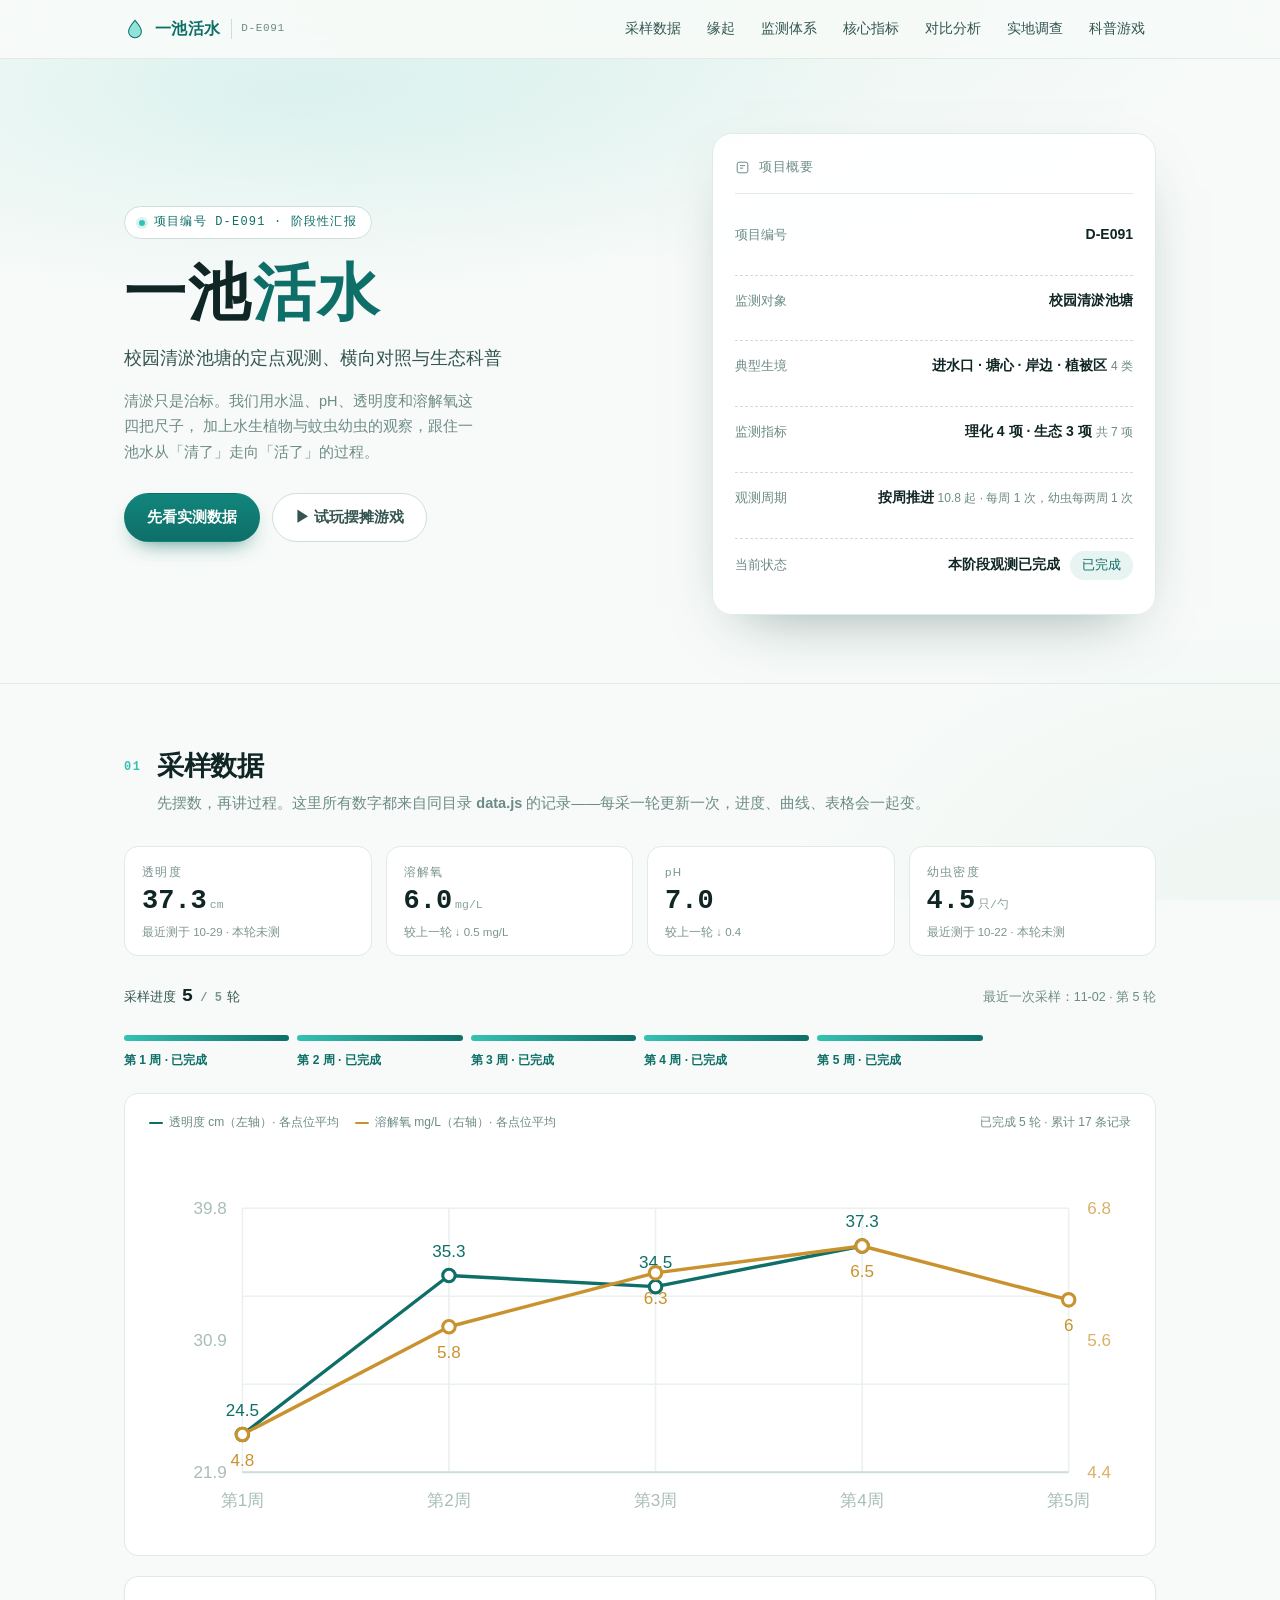
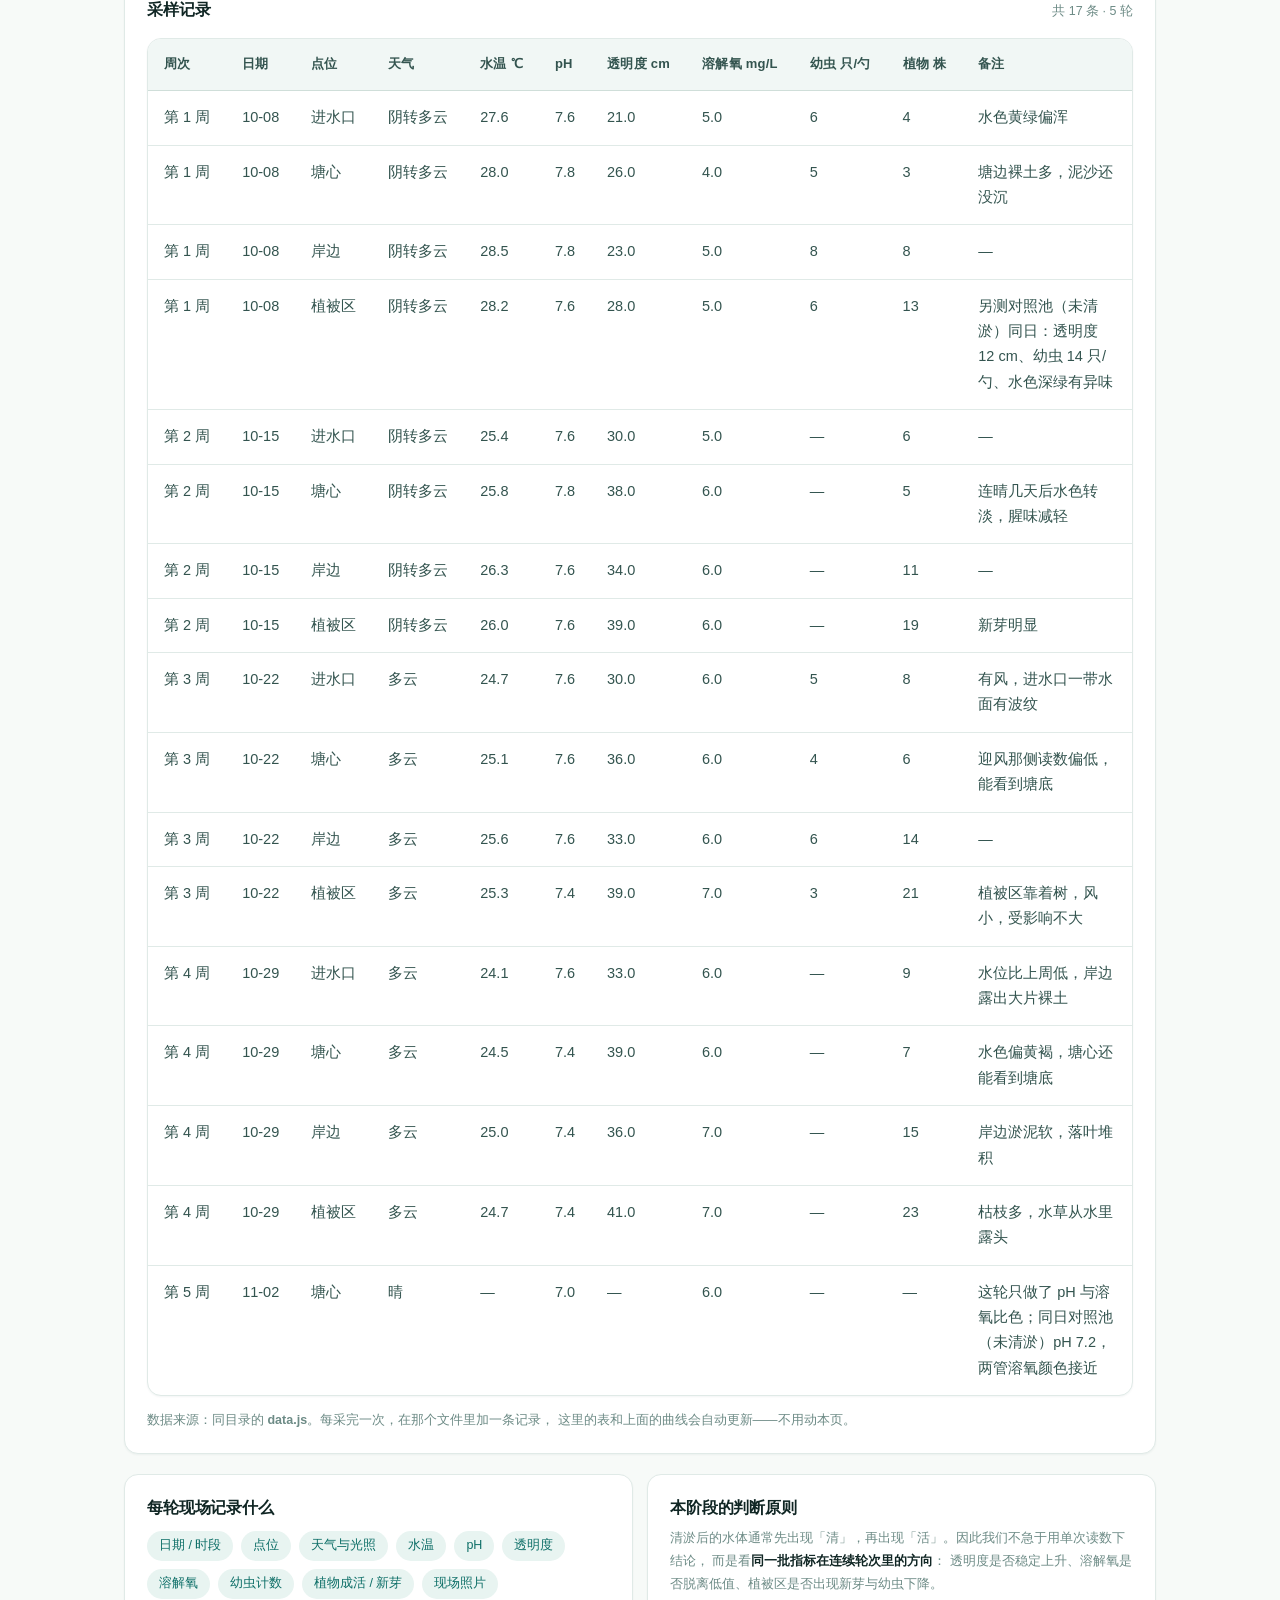
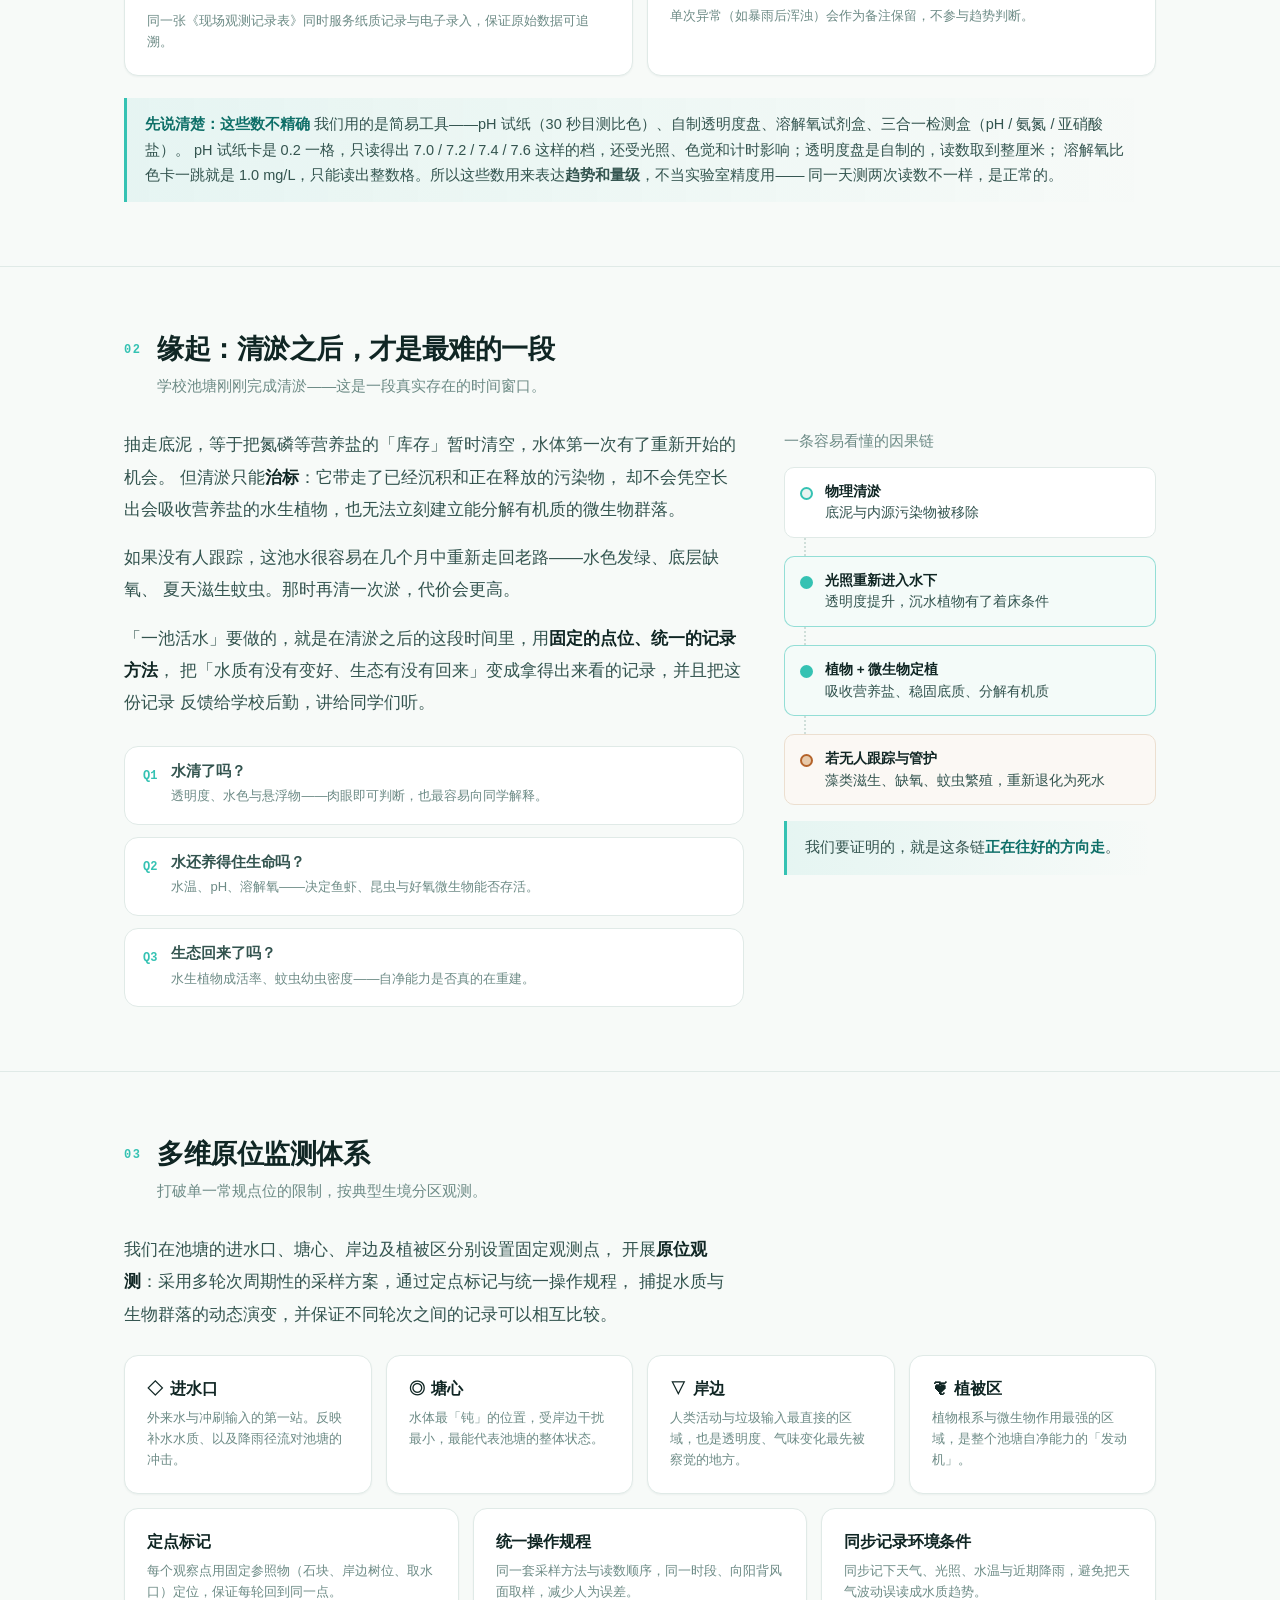
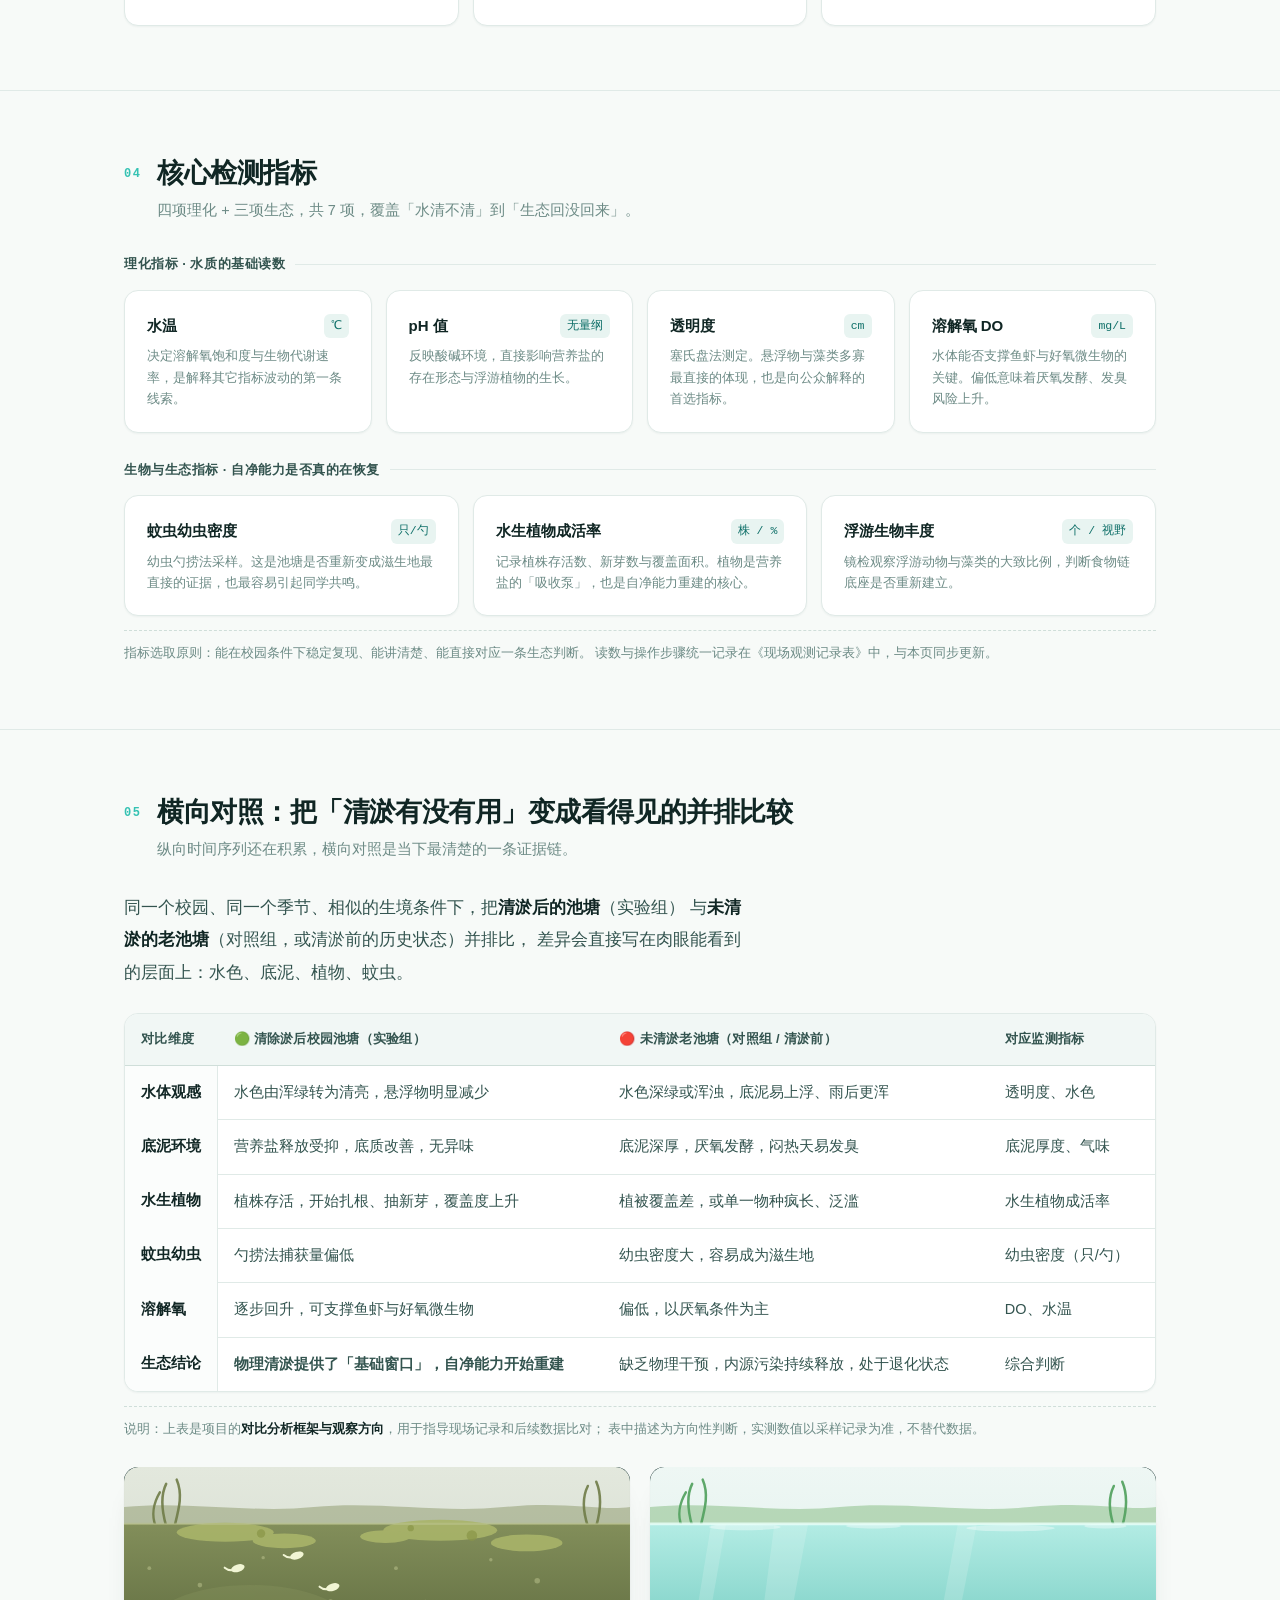
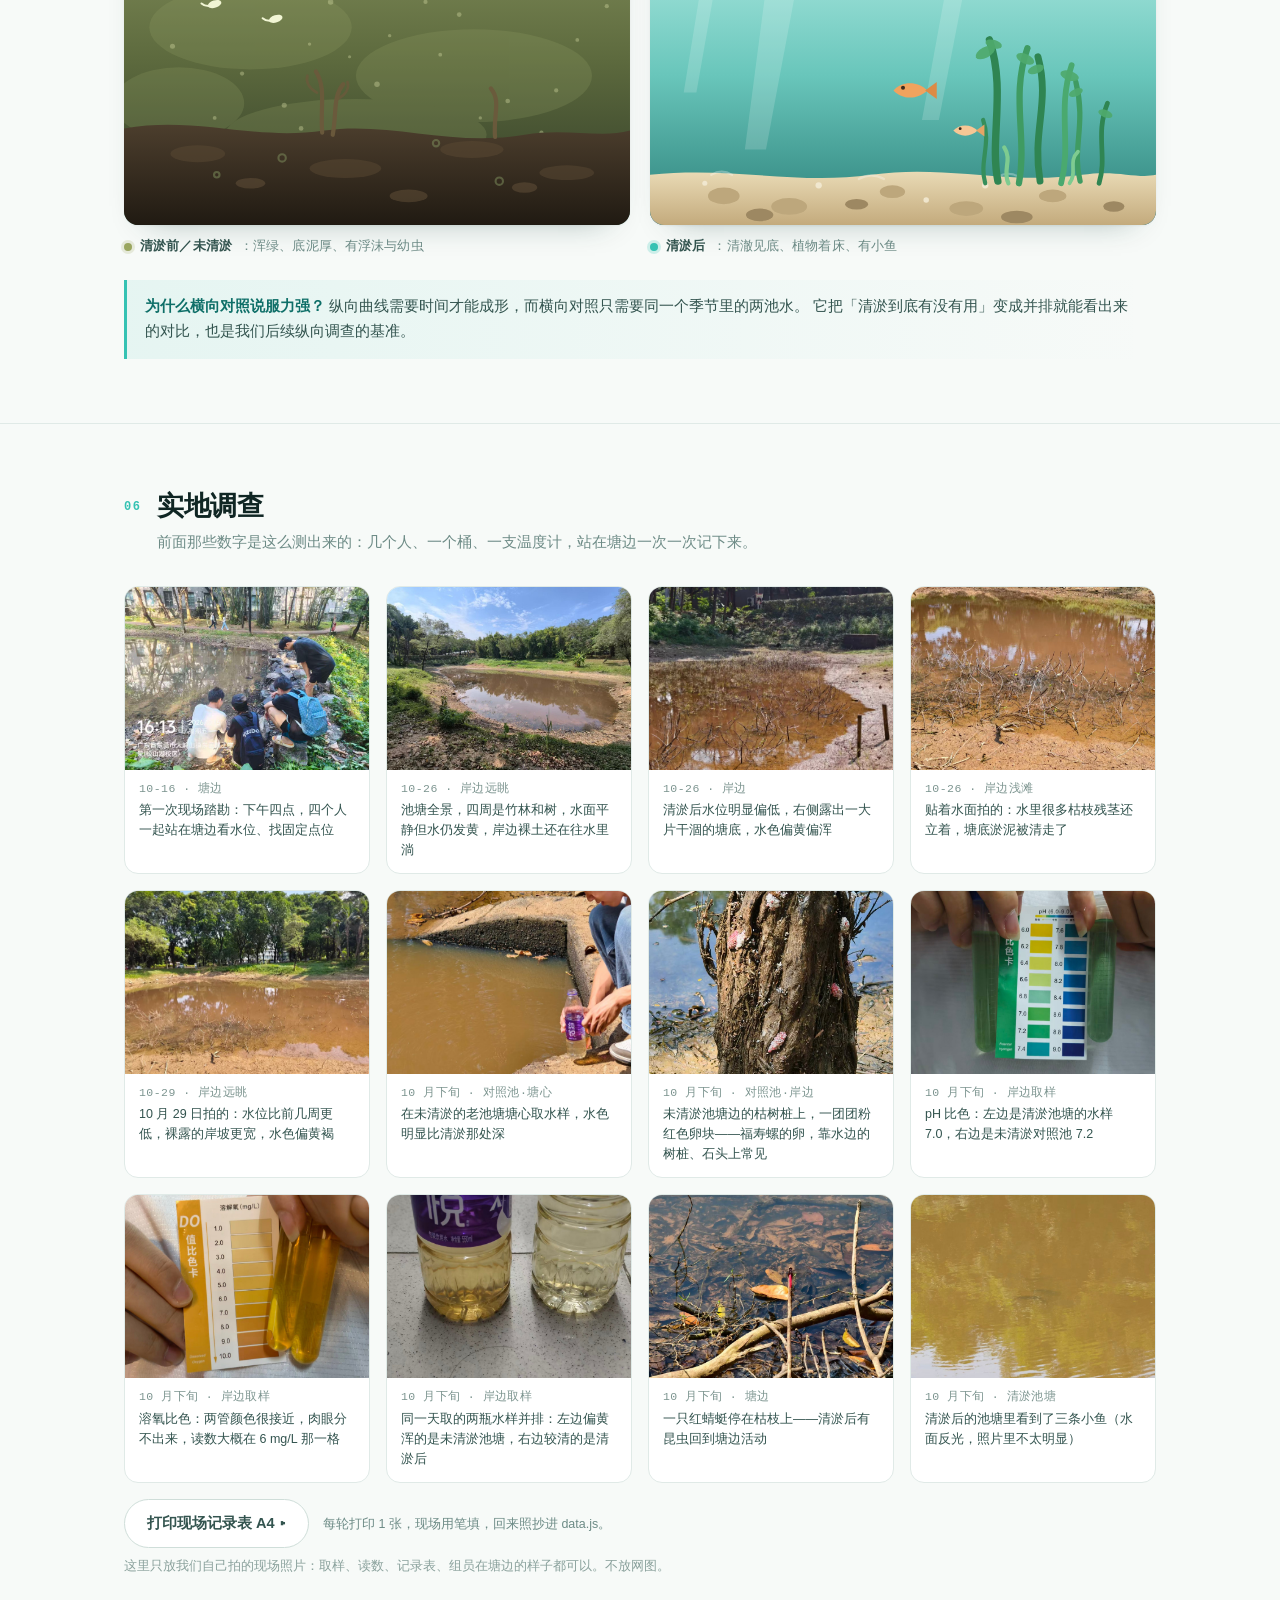
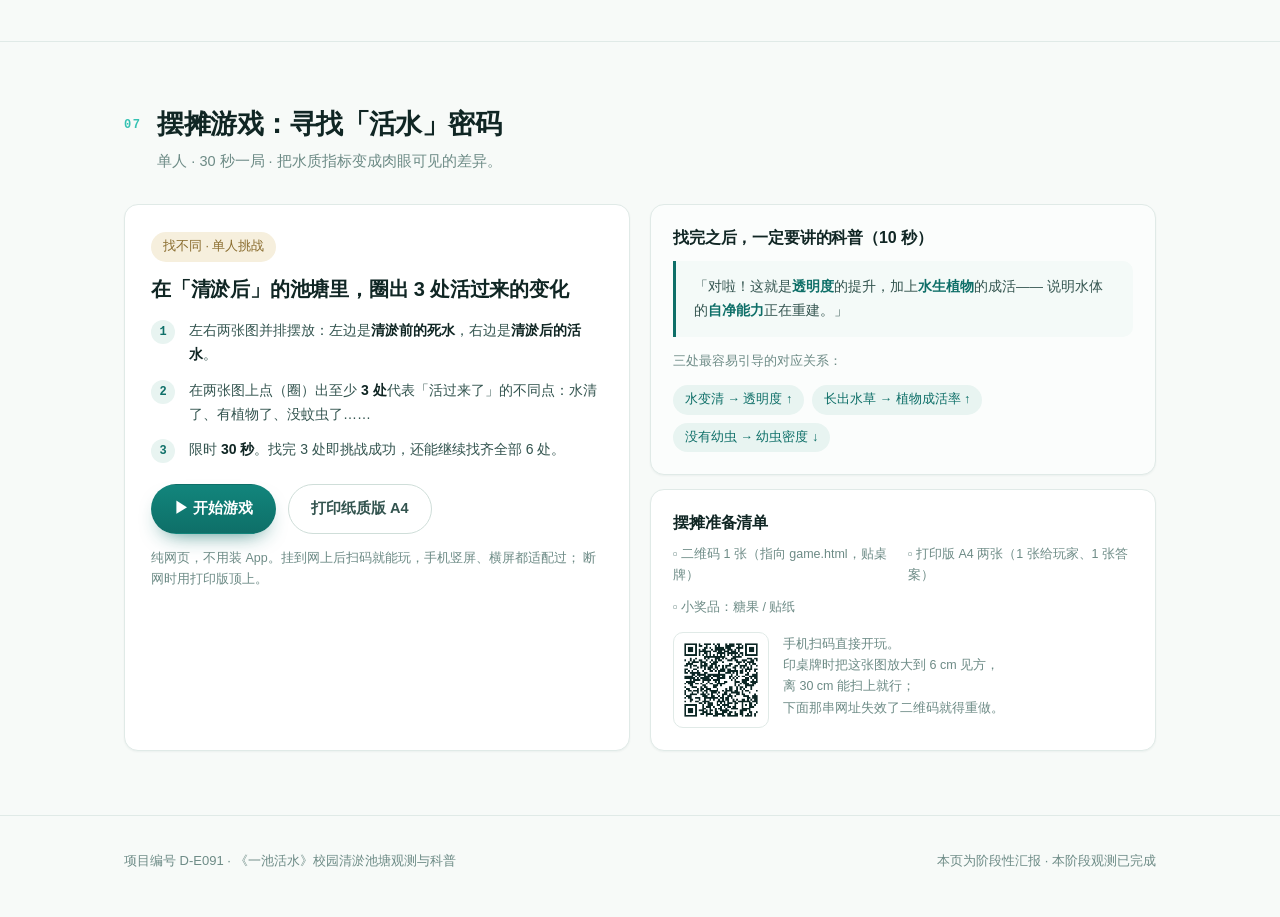
<file: index.html>
<!doctype html>
<html lang="zh-CN">
<head>
<meta charset="utf-8">
<meta name="viewport" content="width=device-width, initial-scale=1">
<title>一池活水 · 校园清淤池塘的观测与科普（D-E091）</title>
<meta name="description" content="一池活水：校园清淤池塘的定点监测、横向对照分析与生态科普。项目编号 D-E091。">
<link rel="stylesheet" href="assets/base.css">
<style>
  .hero { position: relative; overflow: hidden; padding: 74px 0 68px; }
  .hero::before {
    content: ""; position: absolute; inset: -10% -20% auto -20%; height: 78%;
    background: radial-gradient(50% 60% at 30% 20%, rgba(53, 194, 179, .13), transparent 70%);
    pointer-events: none;
  }
  .hero__in {
    position: relative; display: grid; gap: 46px; align-items: center;
    grid-template-columns: 1.1fr .9fr;
  }
  .kicker {
    display: inline-flex; align-items: center; gap: 9px;
    font-family: var(--font-num); font-size: 12px; letter-spacing: .1em;
    color: var(--teal); background: #fff; border: 1px solid var(--line-2);
    border-radius: 999px; padding: 5px 14px;
  }
  .kicker i {
    width: 6px; height: 6px; border-radius: 50%; background: var(--aqua);
    box-shadow: 0 0 0 3px rgba(53, 194, 179, .2); display: inline-block;
  }
  .hero h1 {
    font-family: var(--font-serif); font-weight: 600;
    font-size: clamp(42px, 5.4vw, 62px); letter-spacing: .04em; line-height: 1.1;
    margin: 20px 0 0;
  }
  .hero h1 span { color: var(--teal); }
  .hero__sub { margin-top: 16px; font-size: 18px; color: var(--ink-2); line-height: 1.75; }
  .hero__desc { margin-top: 14px; font-size: 14.5px; color: var(--muted); max-width: 44ch; }
  .hero__cta { display: flex; gap: 12px; flex-wrap: wrap; margin-top: 28px; }

  .brief {
    background: rgba(255, 255, 255, .9); border: 1px solid var(--line);
    border-radius: var(--r-lg); box-shadow: var(--shadow-lg); padding: 6px 22px;
    backdrop-filter: blur(8px);
  }
  .brief__hd {
    display: flex; align-items: center; gap: 9px; padding: 16px 0 14px;
    border-bottom: 1px solid var(--line); font-size: 13px; color: var(--muted);
    letter-spacing: .04em;
  }
  .brief .row {
    display: flex; align-items: baseline; justify-content: space-between; gap: 18px;
    padding: 12px 0; border-top: 1px dashed var(--line-2);
  }
  .brief .row:first-of-type { border-top: 0; }
  .brief dt { color: var(--muted); font-size: 13px; flex: none; }
  .brief dd { margin: 0; text-align: right; font-size: 14px; font-weight: 600; color: var(--ink); }
  .brief dd small { font-weight: 500; color: var(--muted); font-size: 12px; }

  .origin { display: grid; grid-template-columns: 1.25fr .75fr; gap: 40px; align-items: start; }
  .origin p + p { margin-top: 16px; }

  .chain { display: flex; flex-direction: column; gap: 0; }
  .chain__node {
    position: relative; padding: 13px 16px 13px 40px; background: #fff;
    border: 1px solid var(--line); border-radius: var(--r-sm); font-size: 13.5px;
    color: var(--ink-2); line-height: 1.6;
  }
  .chain__node b { display: block; color: var(--ink); font-size: 13.5px; }
  .chain__node::before {
    content: ""; position: absolute; left: 15px; top: 19px;
    width: 9px; height: 9px; border-radius: 50%;
    background: var(--teal-soft); border: 2px solid var(--aqua);
  }
  .chain__arrow { height: 18px; margin-left: 20px; border-left: 2px dotted var(--line-2); }
  .chain__node--good { border-color: rgba(53, 194, 179, .5); background: #f4fbf9; }
  .chain__node--good::before { background: var(--aqua); border-color: var(--aqua); }
  .chain__node--bad { background: #fbf8f4; border-color: #ecdfd0; }
  .chain__node--bad::before { background: #e7c9a9; border-color: var(--warn); }

  .q3 { display: grid; gap: 12px; margin-top: 26px; }
  .q3__item {
    display: flex; gap: 14px; align-items: flex-start; padding: 15px 18px;
    background: #fff; border: 1px solid var(--line); border-radius: var(--r-md);
  }
  .q3__n {
    font-family: var(--font-num); font-size: 12px; color: var(--aqua);
    font-weight: 700; padding-top: 3px; flex: none;
  }
  .q3__item h4 { font-size: 14.5px; }
  .q3__item p { font-size: 13px; color: var(--muted); margin-top: 3px; }

  .idx-card { display: flex; flex-direction: column; gap: 6px; }
  .idx-card .ch { display: flex; align-items: center; justify-content: space-between; gap: 10px; }
  .idx-card .ch b { font-size: 15px; }
  .idx-card .unit {
    font-family: var(--font-num); font-size: 11.5px; color: var(--teal);
    background: var(--teal-soft); border-radius: 6px; padding: 2px 7px; white-space: nowrap;
  }
  .idx-card p { font-size: 13px; color: var(--muted); line-height: 1.65; }
  .group-label {
    display: flex; align-items: center; gap: 10px; margin: 26px 0 14px;
    font-size: 13px; color: var(--ink-2); font-weight: 600; letter-spacing: .04em;
  }
  .group-label::after { content: ""; flex: 1; height: 1px; background: var(--line); }

  .pair { display: grid; grid-template-columns: 1fr 1fr; gap: 20px; margin-top: 26px; }

  .stats { display: grid; grid-template-columns: repeat(4, minmax(0, 1fr)); gap: 12px; }
  .stat {
    background: #fff; border: 1px solid var(--line); border-radius: var(--r-md);
    padding: 16px 18px 15px;
  }
  .stat b {
    display: block; font-family: var(--font-serif); font-size: 30px; line-height: 1.15;
    color: var(--teal-deep); letter-spacing: -.01em;
  }
  .stat b em { font-style: normal; font-size: 15px; color: var(--muted); font-weight: 500; }
  .stat span { display: block; font-size: 12.5px; color: var(--muted); margin-top: 4px; }

  .stepper { display: grid; grid-template-columns: repeat(6, 1fr); gap: 8px; margin-top: 22px; }
  /* 01 采样数据：最新一轮读数 */
  /* hidden 属性必须赢过 .demo-flag 的 display:flex，否则开关形同虚设 */
  [hidden] { display: none !important; }
  .demo-flag {
    display: flex; gap: 10px; align-items: flex-start;
    margin: 0 0 18px; padding: 12px 16px;
    background: #fdf6e6; border: 1px solid #f0dcae; border-left: 4px solid #c9922e;
    border-radius: 10px; font-size: 13px; line-height: 1.75; color: #6b5320;
  }
  .demo-flag b { flex: none; letter-spacing: .1em; }
  .demo-flag code {
    font-family: var(--font-num); background: #fff; border: 1px solid #f0dcae;
    border-radius: 4px; padding: 0 4px; font-size: 12px;
  }

  .readings { display: grid; grid-template-columns: repeat(4, 1fr); gap: 14px; margin-top: 24px; }
  .reading { background: #fff; border: 1px solid var(--line); border-radius: 14px; padding: 15px 17px 13px; }
  .reading em { font-style: normal; display: block; font-size: 11.5px; letter-spacing: .12em; color: #7d9590; }
  .reading b { display: block; margin-top: 5px; font-family: var(--font-num); font-size: 27px; font-weight: 600; line-height: 1.1; color: var(--ink); }
  .reading b small { font-size: 11.5px; font-weight: 400; color: #8aa19c; margin-left: 3px; letter-spacing: 0; }
  .reading i { font-style: normal; display: block; margin-top: 5px; font-size: 11.5px; color: #7d9590; }
  .progline { display: flex; align-items: baseline; justify-content: space-between; gap: 16px; flex-wrap: wrap; margin-top: 24px; font-size: 13px; color: var(--ink-2); }
  .progline b { font-family: var(--font-num); font-size: 19px; color: var(--ink); margin: 0 2px; }
  .progline b em { font-style: normal; font-size: 12px; color: #7d9590; }
  /* 06 实地调查 */
  .field-grid { display: grid; grid-template-columns: repeat(auto-fill, minmax(240px, 1fr)); gap: 16px; }
  .field-item { margin: 0; background: #fff; border: 1px solid var(--line); border-radius: 14px; overflow: hidden; }
  .field-item a { display: block; }
  .field-item img { width: 100%; aspect-ratio: 4 / 3; object-fit: cover; display: block; background: #eef4f2; }
  .field-item figcaption { padding: 10px 14px 13px; font-size: 12.5px; line-height: 1.6; color: var(--ink-2); }
  .field-item figcaption em { font-style: normal; display: block; font-family: var(--font-num); font-size: 11.5px; letter-spacing: .04em; color: #7d9590; margin-bottom: 2px; }
  .field-ph { border: 1.5px dashed var(--line-2); border-radius: 14px; aspect-ratio: 4 / 3; display: flex; align-items: center; justify-content: center; background: #fbfdfc; }
  .field-ph span { font-size: 12.5px; letter-spacing: .1em; color: #a8bdb8; }
  .step { padding-top: 15px; position: relative; }
  .step::before {
    content: ""; position: absolute; top: 0; left: 0; right: 0; height: 6px;
    border-radius: 99px; background: #e8f0ed;
  }
  .step.is-done::before { background: linear-gradient(90deg, #35c2b3, #0e6f68); }
  .step.is-now::before { background: linear-gradient(90deg, #35c2b3 0 55%, #dceeea 55% 100%); }
  .step em { font-style: normal; font-size: 12px; color: var(--muted); display: block; }
  .step.is-done em, .step.is-now em { color: var(--teal); font-weight: 600; }

  .chart-box {
    margin-top: 22px; background: #fff; border: 1px solid var(--line);
    border-radius: var(--r-md); padding: 18px 18px 8px;
  }
  .chart-box svg { display: block; width: 100%; height: auto; }
  .chart-legend { display: flex; gap: 16px; flex-wrap: wrap; padding: 0 6px 10px; }
  .chart-legend span { font-size: 12px; color: var(--muted); display: flex; align-items: center; gap: 6px; }
  .chart-legend i { width: 14px; height: 2px; border-radius: 2px; background: var(--line-2); display: inline-block; }
  .chart-legend i.solid { background: var(--aqua); }
/* 采样记录表：周次 / 日期 / 点位 不折行，「第 1 周」被拆成两行太难看 */
#recBody td:nth-child(1),
#recBody td:nth-child(2),
#recBody td:nth-child(3),
#recBody td:nth-child(4) { white-space: nowrap; }

/* 摆摊清单里的二维码 */
.qr-box { display: flex; align-items: flex-start; gap: 14px; margin-top: 14px; }
.qr-box img { flex: 0 0 auto; border: 1px solid var(--line); border-radius: 10px; background: #fff; padding: 5px; }
.qr-box .note { margin: 2px 0 0; line-height: 1.7; }

  .chips { display: flex; flex-wrap: wrap; gap: 8px; margin-top: 12px; }

  .game-grid { display: grid; grid-template-columns: 1fr 1fr; gap: 20px; margin-top: 8px; }
  .rules { counter-reset: r; list-style: none; margin: 0; padding: 0; display: grid; gap: 12px; }
  .rules li {
    counter-increment: r; position: relative; padding-left: 38px;
    font-size: 14px; color: var(--ink-2); line-height: 1.7;
  }
  .rules li::before {
    content: counter(r); position: absolute; left: 0; top: 1px;
    width: 24px; height: 24px; border-radius: 50%; background: var(--teal-soft);
    color: var(--teal); font-family: var(--font-num); font-size: 12px; font-weight: 700;
    display: grid; place-items: center;
  }
  .rules li b { color: var(--ink); }
  .quote {
    border-left: 3px solid var(--teal); background: #f4faf8;
    padding: 14px 18px; border-radius: 0 var(--r-sm) var(--r-sm) 0;
    font-size: 13.5px; color: var(--ink-2); line-height: 1.8;
  }
  .quote b { color: var(--teal); }


  @media (max-width: 900px) {
    .hero__in { grid-template-columns: 1fr; gap: 34px; }
    .origin { grid-template-columns: 1fr; gap: 28px; }
    .pair { grid-template-columns: 1fr; }
    .game-grid { grid-template-columns: 1fr; }
    .stats { grid-template-columns: repeat(2, minmax(0, 1fr)); }
  }
  @media (max-width: 560px) {
    .stepper { grid-template-columns: repeat(3, 1fr); row-gap: 14px; }
  .readings { grid-template-columns: repeat(2, 1fr); }
  .field-grid { grid-template-columns: 1fr; }
  .reading b { font-size: 23px; }
  }
</style>
</head>
<body>

<header class="site-nav">
  <div class="wrap site-nav__in">
    <a class="brand" href="#top">
      <svg width="22" height="22" viewBox="0 0 24 24" fill="none" aria-hidden="true">
        <path d="M12 2.5C12 2.5 5 10.2 5 14.6A7 7 0 0 0 19 14.6C19 10.2 12 2.5 12 2.5Z"
              fill="url(#navDrop)" stroke="#0e6f68" stroke-width="1.1"/>
        <defs>
          <linearGradient id="navDrop" x1="12" y1="3" x2="12" y2="21">
            <stop stop-color="#8fe3d8"/><stop offset="1" stop-color="#0e6f68"/>
          </linearGradient>
        </defs>
      </svg>
      一池活水
      <small>D-E091</small>
    </a>
    <nav class="nav-links">
      <a href="#data">采样数据</a>
      <a href="#origin">缘起</a>
      <a href="#monitor">监测体系</a>
      <a href="#index">核心指标</a>
      <a href="#compare">对比分析</a>
      <a href="#field">实地调查</a>
      <a href="#game">科普游戏</a>
    </nav>
  </div>
</header>

<main id="top">

  <section class="hero">
    <div class="wrap hero__in">
      <div>
        <span class="kicker"><i></i>项目编号 D-E091 · 阶段性汇报</span>
        <h1>一池<span>活水</span></h1>
        <p class="hero__sub">
          校园清淤池塘的定点观测、横向对照与生态科普
        </p>
        <p class="hero__desc">
          清淤只是治标。我们用水温、pH、透明度和溶解氧这四把尺子，
          加上水生植物与蚊虫幼虫的观察，跟住一池水从「清了」走向「活了」的过程。
        </p>
        <div class="hero__cta">
          <a class="btn btn--primary" href="#data">先看实测数据</a>
          <a class="btn btn--ghost" href="game.html">▶ 试玩摆摊游戏</a>
        </div>
      </div>

      <aside class="brief" aria-label="项目概要">
        <div class="brief__hd">
          <svg width="15" height="15" viewBox="0 0 24 24" fill="none" stroke="#6d8b86" stroke-width="1.6" aria-hidden="true">
            <rect x="3.5" y="3.5" width="17" height="17" rx="3"/><path d="M8 9h8M8 13h5"/>
          </svg>
          项目概要
        </div>
        <dl class="row"><dt>项目编号</dt><dd>D-E091</dd></dl>
        <dl class="row"><dt>监测对象</dt><dd>校园清淤池塘</dd></dl>
        <dl class="row"><dt>典型生境</dt><dd>进水口 · 塘心 · 岸边 · 植被区 <small>4 类</small></dd></dl>
        <dl class="row"><dt>监测指标</dt><dd>理化 4 项 · 生态 3 项 <small>共 7 项</small></dd></dl>
        <dl class="row"><dt>观测周期</dt><dd>按周推进 <small>10.8 起 · 每周 1 次，幼虫每两周 1 次</small></dd></dl>
        <dl class="row"><dt>当前状态</dt><dd>本阶段观测已完成 <span class="chip" style="margin-left:6px">已完成</span></dd></dl>
      </aside>
    </div>
  </section>

  <section class="section" id="data">
    <div class="wrap">
      <div class="sec-head">
        <span class="sec-no">01</span>
        <div>
          <h2>采样数据</h2>
          <p class="sec-sub">先摆数，再讲过程。这里所有数字都来自同目录 <b>data.js</b> 的记录——<span id="subLive">每采一轮更新一次，进度、曲线、表格会一起变。</span></p>
        </div>
      </div>

      <div class="demo-flag" id="demoFlag" hidden>
        <b>示例数据</b>
        <span>下面这些数按东莞地区常见区间填的，用来先搭出版式，<b>不是实测值</b>。等你把 <code>data.js</code> 里的记录换成自己测的、并把顶上的 <code>示例数据: true</code> 改成 <code>false</code>，这条提示会自动消失。</span>
      </div>

      <div class="readings">
        <div class="reading"><em>透明度</em><b id="rT">—</b><i id="rTD">暂无记录</i></div>
        <div class="reading"><em>溶解氧</em><b id="rO">—</b><i id="rOD">暂无记录</i></div>
        <div class="reading"><em>pH</em><b id="rP">—</b><i id="rPD">暂无记录</i></div>
        <div class="reading"><em>幼虫密度</em><b id="rL">—</b><i id="rLD">暂无记录</i></div>
      </div>

      <div class="progline">
        <span>采样进度 <b id="statWeeks">0<em> / 6</em></b> 轮</span>
        <span class="note" id="lastWhen">还没有任何采样记录</span>
      </div>

      <div class="stepper" id="stepper"></div>

      <div class="chart-box">
        <div id="chartEmpty">
        <div class="chart-legend">
          <span style="margin-left:auto" id="chartHint">累计 2 轮记录后自动生成曲线</span>
        </div>
        <svg viewBox="0 0 640 260" role="img" aria-label="阶段水质趋势图占位：本阶段观测已完成">
          <g stroke="#eaf1ef" stroke-width="1">
            <line x1="56" y1="40"  x2="612" y2="40"/>
            <line x1="56" y1="90"  x2="612" y2="90"/>
            <line x1="56" y1="140" x2="612" y2="140"/>
            <line x1="56" y1="190" x2="612" y2="190"/>
            <line x1="149" y1="40" x2="149" y2="220"/>
            <line x1="242" y1="40" x2="242" y2="220"/>
            <line x1="335" y1="40" x2="335" y2="220"/>
            <line x1="428" y1="40" x2="428" y2="220"/>
            <line x1="521" y1="40" x2="521" y2="220"/>
          </g>
          <g stroke="#cfded9" stroke-width="1.4">
            <line x1="56" y1="220" x2="612" y2="220"/>
            <line x1="56" y1="40"  x2="56"  y2="220"/>
          </g>
          <g fill="#a8bdb8" font-size="11" font-family="sans-serif" text-anchor="middle">
            <text x="56"  y="240">第1周</text>
            <text x="149" y="240">第2周</text>
            <text x="242" y="240">第3周</text>
            <text x="335" y="240">第4周</text>
            <text x="428" y="240">第5周</text>
            <text x="521" y="240">第6周</text>
            <text x="612" y="240">结项</text>
          </g>
          <g fill="#b7c9c5" font-size="11" font-family="sans-serif" text-anchor="end">
            <text x="46" y="44">高</text>
            <text x="46" y="194">低</text>
          </g>
          <text x="334" y="126" fill="#8fa7a2" font-size="14" font-family="sans-serif"
                text-anchor="middle">阶段水质趋势分析图表</text>
          <text x="334" y="150" fill="#b3c6c1" font-size="12.5" font-family="sans-serif"
                text-anchor="middle" id="chartHintSvg">本阶段观测已完成</text>
        </svg>
        </div>

        <div id="chartLive" hidden>
          <div class="chart-legend">
            <span><i style="background:#0e6f68"></i>透明度 cm（左轴）· 各点位平均</span>
            <span><i style="background:#c9922e"></i>溶解氧 mg/L（右轴）· 各点位平均</span>
            <span style="margin-left:auto" id="chartNote"></span>
          </div>
          <div id="chartSvg"></div>
        </div>
      </div>

      <div class="card" style="margin-top:20px">
        <div style="display:flex; justify-content:space-between; align-items:baseline; gap:16px; flex-wrap:wrap">
          <h3 style="margin:0">采样记录</h3>
          <span class="note" id="recCount"></span>
        </div>
        <div class="table-wrap" style="margin-top:16px">
          <table class="data">
            <thead>
              <tr>
                <th>周次</th>
                <th>日期</th>
                <th>点位</th>
                <th>天气</th>
                <th>水温 ℃</th>
                <th>pH</th>
                <th>透明度 cm</th>
                <th>溶解氧 mg/L</th>
                <th>幼虫 只/勺</th>
                <th>植物 株</th>
                <th>备注</th>
              </tr>
            </thead>
            <tbody id="recBody"></tbody>
          </table>
        </div>
        <p class="note" style="margin-top:14px">
          数据来源：同目录的 <b>data.js</b>。每采完一次，在那个文件里加一条记录，
          这里的表和上面的曲线会自动更新——不用动本页。
        </p>
      </div>

      <div class="grid grid--2" style="margin-top:20px">
        <div class="card">
          <h3>每轮现场记录什么</h3>
          <div class="chips">
            <span class="chip">日期 / 时段</span>
            <span class="chip">点位</span>
            <span class="chip">天气与光照</span>
            <span class="chip">水温</span>
            <span class="chip">pH</span>
            <span class="chip">透明度</span>
            <span class="chip">溶解氧</span>
            <span class="chip">幼虫计数</span>
            <span class="chip">植物成活 / 新芽</span>
            <span class="chip">现场照片</span>
          </div>
          <p class="note" style="margin-top:12px">
            同一张《现场观测记录表》同时服务纸质记录与电子录入，保证原始数据可追溯。
          </p>
        </div>
        <div class="card">
          <h3>本阶段的判断原则</h3>
          <p class="note" style="line-height:1.85">
            清淤后的水体通常先出现「清」，再出现「活」。因此我们不急于用单次读数下结论，
            而是看<strong>同一批指标在连续轮次里的方向</strong>：
            透明度是否稳定上升、溶解氧是否脱离低值、植被区是否出现新芽与幼虫下降。
          </p>
          <p class="note" style="margin-top:10px">
            单次异常（如暴雨后浑浊）会作为备注保留，不参与趋势判断。
          </p>
        </div>
      </div>

      <div class="callout" style="margin-top:22px">
        <b>先说清楚：这些数不精确</b>
        我们用的是简易工具——pH 试纸（30 秒目测比色）、自制透明度盘、溶解氧试剂盒、三合一检测盒（pH / 氨氮 / 亚硝酸盐）。
        pH 试纸卡是 0.2 一格，只读得出 7.0 / 7.2 / 7.4 / 7.6 这样的档，还受光照、色觉和计时影响；透明度盘是自制的，读数取到整厘米；
        溶解氧比色卡一跳就是 1.0 mg/L，只能读出整数格。所以这些数用来表达<strong>趋势和量级</strong>，不当实验室精度用——
        同一天测两次读数不一样，是正常的。
      </div>
    </div>
  </section>

  <section class="section" id="origin">
    <div class="wrap">
      <div class="sec-head">
        <span class="sec-no">02</span>
        <div>
          <h2>缘起：清淤之后，才是最难的一段</h2>
          <p class="sec-sub">学校池塘刚刚完成清淤——这是一段真实存在的时间窗口。</p>
        </div>
      </div>

      <div class="origin">
        <div class="lead">
          <p>
            抽走底泥，等于把氮磷等营养盐的「库存」暂时清空，水体第一次有了重新开始的机会。
            但清淤只能<strong>治标</strong>：它带走了已经沉积和正在释放的污染物，
            却不会凭空长出会吸收营养盐的水生植物，也无法立刻建立能分解有机质的微生物群落。
          </p>
          <p>
            如果没有人跟踪，这池水很容易在几个月中重新走回老路——水色发绿、底层缺氧、
            夏天滋生蚊虫。那时再清一次淤，代价会更高。
          </p>
          <p>
            「一池活水」要做的，就是在清淤之后的这段时间里，用<strong>固定的点位、统一的记录方法</strong>，
            把「水质有没有变好、生态有没有回来」变成拿得出来看的记录，并且把这份记录
            反馈给学校后勤，讲给同学们听。
          </p>

          <div class="q3">
            <div class="q3__item">
              <span class="q3__n">Q1</span>
              <div><h4>水清了吗？</h4><p>透明度、水色与悬浮物——肉眼即可判断，也最容易向同学解释。</p></div>
            </div>
            <div class="q3__item">
              <span class="q3__n">Q2</span>
              <div><h4>水还养得住生命吗？</h4><p>水温、pH、溶解氧——决定鱼虾、昆虫与好氧微生物能否存活。</p></div>
            </div>
            <div class="q3__item">
              <span class="q3__n">Q3</span>
              <div><h4>生态回来了吗？</h4><p>水生植物成活率、蚊虫幼虫密度——自净能力是否真的在重建。</p></div>
            </div>
          </div>
        </div>

        <div>
          <p class="sec-sub" style="margin:0 0 12px">一条容易看懂的因果链</p>
          <div class="chain">
            <div class="chain__node"><b>物理清淤</b>底泥与内源污染物被移除</div>
            <div class="chain__arrow"></div>
            <div class="chain__node chain__node--good"><b>光照重新进入水下</b>透明度提升，沉水植物有了着床条件</div>
            <div class="chain__arrow"></div>
            <div class="chain__node chain__node--good"><b>植物 + 微生物定植</b>吸收营养盐、稳固底质、分解有机质</div>
            <div class="chain__arrow"></div>
            <div class="chain__node chain__node--bad"><b>若无人跟踪与管护</b>藻类滋生、缺氧、蚊虫繁殖，重新退化为死水</div>
          </div>
          <div class="callout" style="margin-top:16px">
            我们要证明的，就是这条链<b>正在往好的方向走</b>。
          </div>
        </div>
      </div>
    </div>
  </section>

  <section class="section" id="monitor">
    <div class="wrap">
      <div class="sec-head">
        <span class="sec-no">03</span>
        <div>
          <h2>多维原位监测体系</h2>
          <p class="sec-sub">打破单一常规点位的限制，按典型生境分区观测。</p>
        </div>
      </div>

      <p class="lead" style="max-width:64ch">
        我们在池塘的进水口、塘心、岸边及植被区分别设置固定观测点，
        开展<strong>原位观测</strong>：采用多轮次周期性的采样方案，通过定点标记与统一操作规程，
        捕捉水质与生物群落的动态演变，并保证不同轮次之间的记录可以相互比较。
      </p>

      <div class="grid grid--4" style="margin-top:24px">
        <div class="card">
          <h3><span class="ico">◇</span>进水口</h3>
          <p class="note">外来水与冲刷输入的第一站。反映补水水质、以及降雨径流对池塘的冲击。</p>
        </div>
        <div class="card">
          <h3><span class="ico">◎</span>塘心</h3>
          <p class="note">水体最「钝」的位置，受岸边干扰最小，最能代表池塘的整体状态。</p>
        </div>
        <div class="card">
          <h3><span class="ico">▽</span>岸边</h3>
          <p class="note">人类活动与垃圾输入最直接的区域，也是透明度、气味变化最先被察觉的地方。</p>
        </div>
        <div class="card">
          <h3><span class="ico">❦</span>植被区</h3>
          <p class="note">植物根系与微生物作用最强的区域，是整个池塘自净能力的「发动机」。</p>
        </div>
      </div>

      <div class="grid grid--3" style="margin-top:14px">
        <div class="card">
          <h3>定点标记</h3>
          <p class="note">每个观察点用固定参照物（石块、岸边树位、取水口）定位，保证每轮回到同一点。</p>
        </div>
        <div class="card">
          <h3>统一操作规程</h3>
          <p class="note">同一套采样方法与读数顺序，同一时段、向阳背风面取样，减少人为误差。</p>
        </div>
        <div class="card">
          <h3>同步记录环境条件</h3>
          <p class="note">同步记下天气、光照、水温与近期降雨，避免把天气波动误读成水质趋势。</p>
        </div>
      </div>
    </div>
  </section>

  <section class="section" id="index">
    <div class="wrap">
      <div class="sec-head">
        <span class="sec-no">04</span>
        <div>
          <h2>核心检测指标</h2>
          <p class="sec-sub">四项理化 + 三项生态，共 7 项，覆盖「水清不清」到「生态回没回来」。</p>
        </div>
      </div>

      <div class="group-label">理化指标 · 水质的基础读数</div>
      <div class="grid grid--4">
        <div class="card idx-card">
          <div class="ch"><b>水温</b><span class="unit">℃</span></div>
          <p>决定溶解氧饱和度与生物代谢速率，是解释其它指标波动的第一条线索。</p>
        </div>
        <div class="card idx-card">
          <div class="ch"><b>pH 值</b><span class="unit">无量纲</span></div>
          <p>反映酸碱环境，直接影响营养盐的存在形态与浮游植物的生长。</p>
        </div>
        <div class="card idx-card">
          <div class="ch"><b>透明度</b><span class="unit">cm</span></div>
          <p>塞氏盘法测定。悬浮物与藻类多寡最直接的体现，也是向公众解释的首选指标。</p>
        </div>
        <div class="card idx-card">
          <div class="ch"><b>溶解氧 DO</b><span class="unit">mg/L</span></div>
          <p>水体能否支撑鱼虾与好氧微生物的关键。偏低意味着厌氧发酵、发臭风险上升。</p>
        </div>
      </div>

      <div class="group-label">生物与生态指标 · 自净能力是否真的在恢复</div>
      <div class="grid grid--3">
        <div class="card idx-card">
          <div class="ch"><b>蚊虫幼虫密度</b><span class="unit">只/勺</span></div>
          <p>幼虫勺捞法采样。这是池塘是否重新变成滋生地最直接的证据，也最容易引起同学共鸣。</p>
        </div>
        <div class="card idx-card">
          <div class="ch"><b>水生植物成活率</b><span class="unit">株 / %</span></div>
          <p>记录植株存活数、新芽数与覆盖面积。植物是营养盐的「吸收泵」，也是自净能力重建的核心。</p>
        </div>
        <div class="card idx-card">
          <div class="ch"><b>浮游生物丰度</b><span class="unit">个 / 视野</span></div>
          <p>镜检观察浮游动物与藻类的大致比例，判断食物链底座是否重新建立。</p>
        </div>
      </div>

      <p class="footnote">
        指标选取原则：能在校园条件下稳定复现、能讲清楚、能直接对应一条生态判断。
        读数与操作步骤统一记录在《现场观测记录表》中，与本页同步更新。
      </p>
    </div>
  </section>

  <section class="section" id="compare">
    <div class="wrap">
      <div class="sec-head">
        <span class="sec-no">05</span>
        <div>
          <h2>横向对照：把「清淤有没有用」变成看得见的并排比较</h2>
          <p class="sec-sub">纵向时间序列还在积累，横向对照是当下最清楚的一条证据链。</p>
        </div>
      </div>

      <p class="lead" style="max-width:66ch">
        同一个校园、同一个季节、相似的生境条件下，把<strong>清淤后的池塘</strong>（实验组）
        与<strong>未清淤的老池塘</strong>（对照组，或清淤前的历史状态）并排比，
        差异会直接写在肉眼能看到的层面上：水色、底泥、植物、蚊虫。
      </p>

      <div class="table-wrap" style="margin-top:24px">
        <table class="data">
          <thead>
            <tr>
              <th>对比维度</th>
              <th>🟢 清除淤后校园池塘（实验组）</th>
              <th>🔴 未清淤老池塘（对照组 / 清淤前）</th>
              <th>对应监测指标</th>
            </tr>
          </thead>
          <tbody>
            <tr>
              <th>水体观感</th>
              <td>水色由浑绿转为清亮，悬浮物明显减少</td>
              <td>水色深绿或浑浊，底泥易上浮、雨后更浑</td>
              <td>透明度、水色</td>
            </tr>
            <tr>
              <th>底泥环境</th>
              <td>营养盐释放受抑，底质改善，无异味</td>
              <td>底泥深厚，厌氧发酵，闷热天易发臭</td>
              <td>底泥厚度、气味</td>
            </tr>
            <tr>
              <th>水生植物</th>
              <td>植株存活，开始扎根、抽新芽，覆盖度上升</td>
              <td>植被覆盖差，或单一物种疯长、泛滥</td>
              <td>水生植物成活率</td>
            </tr>
            <tr>
              <th>蚊虫幼虫</th>
              <td>勺捞法捕获量偏低</td>
              <td>幼虫密度大，容易成为滋生地</td>
              <td>幼虫密度（只/勺）</td>
            </tr>
            <tr>
              <th>溶解氧</th>
              <td>逐步回升，可支撑鱼虾与好氧微生物</td>
              <td>偏低，以厌氧条件为主</td>
              <td>DO、水温</td>
            </tr>
            <tr>
              <th>生态结论</th>
              <td><strong>物理清淤提供了「基础窗口」，自净能力开始重建</strong></td>
              <td>缺乏物理干预，内源污染持续释放，处于退化状态</td>
              <td>综合判断</td>
            </tr>
          </tbody>
        </table>
      </div>

      <p class="footnote">
        说明：上表是项目的<strong>对比分析框架与观察方向</strong>，用于指导现场记录和后续数据比对；
        表中描述为方向性判断，实测数值以采样记录为准，不替代数据。
      </p>

      <div class="pair">
        <figure class="pond-figure" style="margin:0">
          <div class="pond-frame" id="scene-before"></div>
          <figcaption class="pond-cap">
            <span class="dot dot--dead"></span><b>清淤前／未清淤</b>：浑绿、底泥厚、有浮沫与幼虫
          </figcaption>
        </figure>
        <figure class="pond-figure" style="margin:0">
          <div class="pond-frame" id="scene-after"></div>
          <figcaption class="pond-cap">
            <span class="dot dot--live"></span><b>清淤后</b>：清澈见底、植物着床、有小鱼
          </figcaption>
        </figure>
      </div>

      <div class="callout" style="margin-top:22px">
        <b>为什么横向对照说服力强？</b>
        纵向曲线需要时间才能成形，而横向对照只需要同一个季节里的两池水。
        它把「清淤到底有没有用」变成并排就能看出来的对比，也是我们后续纵向调查的基准。
      </div>
    </div>
  </section>

  <section class="section" id="field">
    <div class="wrap">
      <div class="sec-head">
        <span class="sec-no">06</span>
        <div>
          <h2>实地调查</h2>
          <p class="sec-sub">前面那些数字是这么测出来的：几个人、一个桶、一支温度计，站在塘边一次一次记下来。</p>
        </div>
      </div>

      <div class="field-grid" id="fieldGrid"></div>

      <p class="note" id="fieldEmptyNote" style="margin-top:14px">
        还没有放照片。把照片文件放进 <b>assets/</b> 文件夹，再在 <b>data.js</b> 的「实地照片」里加一行，
        刷新就会出现在上面——每张可以写日期、点位和一句说明，点开看原图。
      </p>

      <p style="margin-top:16px">
        <a class="btn btn--ghost" href="field-sheet.html" target="_blank" rel="noopener">打印现场记录表 A4 ▸</a>
        <span class="note" style="margin-left:10px">每轮打印 1 张，现场用笔填，回来照抄进 data.js。</span>
      </p>

      <p class="note" style="margin-top:8px; color:#8aa19c">
        这里只放我们自己拍的现场照片：取样、读数、记录表、组员在塘边的样子都可以。不放网图。
      </p>
    </div>
  </section>
  <section class="section" id="game">
    <div class="wrap">
      <div class="sec-head">
        <span class="sec-no">07</span>
        <div>
          <h2>摆摊游戏：寻找「活水」密码</h2>
          <p class="sec-sub">单人 · 30 秒一局 · 把水质指标变成肉眼可见的差异。</p>
        </div>
      </div>

      <div class="game-grid">
        <div class="card" style="padding:26px">
          <span class="chip chip--sand">找不同 · 单人挑战</span>
          <h3 style="font-size:20px; margin:14px 0 16px">在「清淤后」的池塘里，圈出 3 处活过来的变化</h3>
          <ol class="rules">
            <li>左右两张图并排摆放：左边是<b>清淤前的死水</b>，右边是<b>清淤后的活水</b>。</li>
            <li>在两张图上点（圈）出至少 <b>3 处</b>代表「活过来了」的不同点：水清了、有植物了、没蚊虫了……</li>
            <li>限时 <b>30 秒</b>。找完 3 处即挑战成功，还能继续找齐全部 6 处。</li>
          </ol>
          <div style="display:flex; gap:12px; flex-wrap:wrap; margin-top:22px">
            <a class="btn btn--primary" href="game.html">▶ 开始游戏</a>
            <a class="btn btn--ghost" href="print-a4.html" target="_blank" rel="noopener">打印纸质版 A4</a>
          </div>
          <p class="note" style="margin-top:14px">
            纯网页，不用装 App。挂到网上后扫码就能玩，手机竖屏、横屏都适配过；
            断网时用打印版顶上。
          </p>
        </div>

        <div>
          <div class="card" style="background:#fbfdfc">
            <h3>找完之后，一定要讲的科普（10 秒）</h3>
            <div class="quote" style="margin-top:12px">
              「对啦！这就是<b>透明度</b>的提升，加上<b>水生植物</b>的成活——
              说明水体的<b>自净能力</b>正在重建。」
            </div>
            <p class="note" style="margin-top:14px">
              三处最容易引导的对应关系：
            </p>
            <div class="chips">
              <span class="chip">水变清 → 透明度 ↑</span>
              <span class="chip">长出水草 → 植物成活率 ↑</span>
              <span class="chip">没有幼虫 → 幼虫密度 ↓</span>
            </div>
          </div>

          <div class="card" style="margin-top:14px">
            <h3>摆摊准备清单</h3>
            <div class="grid grid--2" style="gap:10px; margin-top:10px">
              <p class="note">▫ 二维码 1 张（指向 game.html，贴桌牌）</p>
              <p class="note">▫ 打印版 A4 两张（1 张给玩家、1 张答案）</p>
              <p class="note">▫ 小奖品：糖果 / 贴纸</p>
            </div>
            <div class="qr-box">
              <img src="assets/qr-game.png" alt="扫码玩「寻找活水密码」" width="96" height="96">
              <p class="note">手机扫码直接开玩。<br>印桌牌时把这张图放大到 6 cm 见方，<br>离 30 cm 能扫上就行；<br>下面那串网址失效了二维码就得重做。</p>
            </div>
          </div>
        </div>
      </div>
    </div>
  </section>

</main>

<footer class="site-foot">
  <div class="wrap">
    <span>项目编号 D-E091 · 《一池活水》校园清淤池塘观测与科普</span>
    <span>本页为阶段性汇报 · 本阶段观测已完成</span>
  </div>
</footer>

<script src="assets/pond.js"></script>
<script src="data.js"></script>
<script>
(function () {
  'use strict';

  /* ============ 1. 读数据（全部来自 data.js） ============ */
  var D = window.POND_DATA || {};
  var plan = Math.max(1, parseInt(D.计划轮次, 10) || 6);

  /* 示例数据开关：data.js 顶部 示例数据: true 时，页面上会挂一条醒目提示 */
  var demoFlag = document.getElementById('demoFlag');
  if (demoFlag) { demoFlag.hidden = (D.示例数据 !== true); }
  var subLive = document.getElementById('subLive');
  if (subLive && D.示例数据 === true) {
    subLive.textContent = '现在填的是示例值，等你们把实测数据补进去，进度、曲线、表格会一起变。';
  }
  var recs = (Object.prototype.toString.call(D.记录) === '[object Array]' ? D.记录 : [])
    .filter(function (r) { return r && r.日期; });

  function num(v) {
    if (v === null || v === undefined || v === '') { return null; }
    var n = Number(v);
    return isFinite(n) ? n : null;
  }
  function avgOf(rows, key) {
    var s = 0, c = 0;
    rows.forEach(function (r) {
      var v = num(r[key]);
      if (v !== null) { s += v; c += 1; }
    });
    return c ? s / c : null;
  }
  function f1(v) { return v === null ? '—' : (Math.round(v * 10) / 10).toFixed(1); }
  function esc(s) {
    return String(s === null || s === undefined ? '' : s)
      .replace(/&/g, '&amp;').replace(/</g, '&lt;').replace(/>/g, '&gt;')
      .replace(/"/g, '&quot;');
  }

  /* ============ 2. 按日期归组成「轮次」 ============ */
  var rounds = [], byDate = {};
  recs.forEach(function (r) {
    var k = String(r.日期).trim();
    if (!byDate[k]) { byDate[k] = { date: k, rows: [] }; rounds.push(byDate[k]); }
    byDate[k].rows.push(r);
  });
  var done = Math.min(rounds.length, plan);
  /* ============ 3. 数据速览：最新一轮的四个读数 ============ */
  var lastG = rounds.length ? rounds[rounds.length - 1] : null;
  var prevG = rounds.length > 1 ? rounds[rounds.length - 2] : null;

  function fN(v, dec) {
    if (v === null) { return '—'; }
    var s = v.toFixed(dec || 0);
    return dec ? s.replace(/\.0+$/, '') : s;
  }
  function dText(cur, old, unit, dec, gap) {
    if (cur === null) { return '本轮未测'; }
    if (old === null) { return '首轮读数 · 无可比轮次'; }
    var far = (gap || 1) > 1;
    var dif = cur - old;
    if (Math.abs(dif) < Math.pow(10, -dec) / 2) { return far ? '与上次测量持平' : '与上一轮持平'; }
    return (far ? '较上次测量 ' : '较上一轮 ') + (dif > 0 ? '↑ ' : '↓ ') + fN(Math.abs(dif), dec) + (unit ? ' ' + unit : '');
  }
  /* 幼虫每两周才测一次，遇到「本轮没测」要往前找最近一次真正测到的轮次，
     否则卡片会空成「—」，看起来像忘了填。 */
  function lastWith(key) {
    for (var k = rounds.length - 1; k >= 0; k--) {
      var v = avgOf(rounds[k].rows, key);
      if (v !== null) { return { v: v, round: rounds[k], i: k }; }
    }
    return null;
  }
  function readCard(vid, key, unit, dec) {
    var ve = document.getElementById(vid);
    var de = document.getElementById(vid + 'D');
    var hit = lastWith(key);
    if (!hit) {
      if (ve) { ve.innerHTML = '—' + (unit ? '<small>' + unit + '</small>' : ''); }
      if (de) { de.textContent = '暂无记录'; }
      return;
    }
    var old = null, oldI = -1;
    for (var j = hit.i - 1; j >= 0; j--) {
      var t = avgOf(rounds[j].rows, key);
      if (t !== null) { old = t; oldI = j; break; }
    }
    var isLast = (hit.i === rounds.length - 1);
    /* pH 习惯上写成 7.0，不能像 45 cm 那样把末尾的 .0 抹掉 */
    var shown = (dec && (key === 'pH' || key === '溶解氧')) ? hit.v.toFixed(1) : fN(hit.v, dec);
    if (ve) { ve.innerHTML = shown + (unit ? '<small>' + unit + '</small>' : ''); }
    if (de) {
      de.textContent = isLast ? dText(hit.v, old, unit, dec, hit.i - oldI)
                              : '最近测于 ' + hit.round.date + ' · 本轮未测';
    }
  }
  readCard('rT', '透明度', 'cm', 1);
  readCard('rO', '溶解氧', 'mg/L', 1);
  readCard('rP', 'pH', '', 1);
  readCard('rL', '幼虫', '只/勺', 1);
  document.getElementById('lastWhen').textContent = lastG
    ? '最近一次采样：' + lastG.date + ' · 第 ' + rounds.length + ' 轮'
    : '还没有任何采样记录';

  /* ============ 4. 进度条 ============ */
  document.getElementById('statWeeks').innerHTML = done + '<em> / ' + plan + '</em>';

  var steps = [];
  for (var i = 1; i <= plan; i += 1) {
    var cls = i <= done ? 'is-done' : (i === done + 1 ? 'is-now' : '');
    var txt = i <= done ? '已完成' : (i === done + 1 ? '本轮' : '计划');
    steps.push('<div class="step ' + cls + '"><em>第 ' + i + ' 周 · ' + txt + '</em></div>');
  }
  document.getElementById('stepper').innerHTML = steps.join('');

  /* ============ 5. 趋势图 ============ */
  function range(vals) {
    var v = vals.filter(function (x) { return x !== null; });
    if (!v.length) { return { min: 0, max: 1 }; }
    var mn = Math.min.apply(null, v), mx = Math.max.apply(null, v);
    if (mn === mx) { mn -= 1; mx += 1; }
    var pad = (mx - mn) * 0.2;
    return { min: mn - pad, max: mx + pad };
  }

  function buildChart(rs) {
    var W = 640, L = 64, R = 596, T = 42, B = 212;
    var slots = Math.max(rs.length, plan);
    var sdi = rs.map(function (g) { return avgOf(g.rows, '透明度'); });
    var scS = range(sdi);
    var sdo = rs.map(function (g) { return avgOf(g.rows, '溶解氧'); });
    var scO = range(sdo);
    var X = function (i) { return slots === 1 ? (L + R) / 2 : L + (R - L) * i / (slots - 1); };
    var Y = function (v, sc) { return B - (v - sc.min) / (sc.max - sc.min) * (B - T); };

    var g = [];
    g.push('<svg viewBox="0 0 ' + W + ' 260" role="img" aria-label="阶段水质趋势图：透明度与溶解氧的周变化">');

    g.push('<g stroke="#eaf1ef" stroke-width="1">');
    for (var i = 0; i < slots; i += 1) {
      g.push('<line x1="' + X(i).toFixed(1) + '" y1="' + T + '" x2="' + X(i).toFixed(1) + '" y2="' + B + '"/>');
    }
    for (var j = 0; j <= 3; j += 1) {
      var gy = (T + (B - T) * j / 3).toFixed(1);
      g.push('<line x1="' + L + '" y1="' + gy + '" x2="' + R + '" y2="' + gy + '"/>');
    }
    g.push('</g>');
    g.push('<line x1="' + L + '" y1="' + B + '" x2="' + R + '" y2="' + B + '" stroke="#cfded9" stroke-width="1.4"/>');

    function ticks(sc) {
      var out = [];
      for (var k = 0; k <= 2; k += 1) {
        out.push((sc.min + (sc.max - sc.min) * k / 2).toFixed(1));
      }
      return out;
    }
    ticks(scS).forEach(function (t, k) {
      g.push('<text x="' + (L - 10) + '" y="' + (B - (B - T) * k / 2 + 4).toFixed(1) + '" fill="#a8bdb8" font-size="11" font-family="sans-serif" text-anchor="end">' + t + '</text>');
    });
    /* 右轴：溶解氧。两条线量纲不同（cm / mg·L⁻¹），各自归一化，所以左右两套刻度。 */
    ticks(scO).forEach(function (t, k) {
      g.push('<text x="' + (R + 12) + '" y="' + (B - (B - T) * k / 2 + 4).toFixed(1) + '" fill="#d9b167" font-size="11" font-family="sans-serif" text-anchor="start">' + t + '</text>');
    });

    g.push('<g fill="#a8bdb8" font-size="11" font-family="sans-serif" text-anchor="middle">');
    for (var w = 0; w < slots; w += 1) {
      var lab = w < plan ? '第' + (w + 1) + '周' : (rs[w] ? rs[w].date : '');
      g.push('<text x="' + X(w).toFixed(1) + '" y="' + (B + 22) + '">' + esc(lab) + '</text>');
    }
    g.push('</g>');

    function series(vals, sc, color, dash, withLabel, labelDy) {
      var d = [], pen = false, dots = '';
      vals.forEach(function (v, i2) {
        if (v === null) { pen = false; return; }
        var x = X(i2), y = Y(v, sc);
        d.push((pen ? 'L' : 'M') + x.toFixed(1) + ' ' + y.toFixed(1));
        pen = true;
        dots += '<circle cx="' + x.toFixed(1) + '" cy="' + y.toFixed(1) + '" r="4" fill="#fff" stroke="' + color + '" stroke-width="2"/>';
        if (withLabel) {
          dots += '<text x="' + x.toFixed(1) + '" y="' + (y + (labelDy || -10)).toFixed(1) + '" fill="' + color + '" font-size="11" font-family="sans-serif" text-anchor="middle">' + fN(v, 1) + '</text>';
        }
      });
      if (!d.length) { return ''; }
      return '<path d="' + d.join(' ') + '" fill="none" stroke="' + color + '" stroke-width="2.2" stroke-linejoin="round" stroke-linecap="round"' + (dash ? ' stroke-dasharray="7 5"' : '') + '/>' + dots;
    }

    g.push(series(sdi, scS, '#0e6f68', false, true, -12));
    g.push(series(sdo, scO, '#c9922e', false, true, 20));

    g.push('</svg>');
    return g.join('');
  }

  var empty = document.getElementById('chartEmpty');
  var live = document.getElementById('chartLive');
  if (rounds.length >= 2) {
    empty.hidden = true;
    live.hidden = false;
    document.getElementById('chartNote').textContent = '已完成 ' + done + ' 轮 · 累计 ' + recs.length + ' 条记录';
    document.getElementById('chartSvg').innerHTML = buildChart(rounds);
  } else {
    empty.hidden = false;
    live.hidden = true;
    document.getElementById('chartHint').textContent = rounds.length === 0
      ? '累计 2 轮记录后自动生成曲线'
      : '已记录 1 轮，再采 1 轮就有曲线了';
  }

  /* ============ 6. 记录表 ============ */
  var tbody = document.getElementById('recBody');
  document.getElementById('recCount').textContent = recs.length
    ? '共 ' + recs.length + ' 条 · ' + rounds.length + ' 轮'
    : '还没有记录';

  if (!recs.length) {
    tbody.innerHTML = '<tr><td colspan="11" style="padding:26px 16px; color:var(--muted); line-height:1.8">' +
      '还没有采样记录。用记事本打开 <b>data.js</b>，把里面那段模板复制一份、改成实测值，保存后刷新本页即可。' +
      '</td></tr>';
  } else {
    var weekOf = {};
    rounds.forEach(function (g2, i3) { weekOf[g2.date] = i3 + 1; });
    tbody.innerHTML = recs.map(function (r) {
      var d = String(r.日期).trim();
      var lv = num(r.幼虫), pv = num(r.植物);
      return '<tr>' +
        '<td>' + (weekOf[d] ? '第 ' + weekOf[d] + ' 周' : '—') + '</td>' +
        '<td>' + esc(d) + '</td>' +
        '<td>' + esc(r.点位) + '</td>' +
        '<td>' + esc(r.天气) + '</td>' +
        '<td>' + f1(num(r.水温)) + '</td>' +
        '<td>' + f1(num(r.pH)) + '</td>' +
        '<td>' + f1(num(r.透明度)) + '</td>' +
        '<td>' + f1(num(r.溶解氧)) + '</td>' +
        '<td>' + (lv === null ? '—' : lv) + '</td>' +
        '<td>' + (pv === null ? '—' : pv) + '</td>' +
        '<td>' + (r.备注 ? esc(r.备注) : '—') + '</td>' +
        '</tr>';
    }).join('');
  }

  /* ============ 7. 实地照片（第 06 节，来自 data.js 的「实地照片」） ============ */
  var fBox = document.getElementById('fieldGrid');
  var fItems = (Object.prototype.toString.call(D.实地照片) === '[object Array]' ? D.实地照片 : [])
    .filter(function (x) { return x && x.文件 && String(x.文件).trim(); });
  var fNote = document.getElementById('fieldEmptyNote');
  if (fNote) { fNote.hidden = fItems.length > 0; }
  if (fBox) {
    if (fItems.length) {
      fBox.innerHTML = fItems.map(function (x) {
        var src = String(x.文件).trim();
        var cap = [x.日期, x.点位].filter(function (v) { return v; }).join(' · ');
        return '<figure class="field-item"><a href="' + esc(src) + '" target="_blank" rel="noopener">' +
          '<img src="' + esc(src) + '" alt="' + esc(x.说明 || '实地调查照片') + '" loading="lazy"></a>' +
          '<figcaption>' + (cap ? '<em>' + esc(cap) + '</em>' : '') + esc(x.说明 || '') + '</figcaption></figure>';
      }).join('');
    } else {
      var phs = '';
      for (var pi = 0; pi < 3; pi += 1) { phs += '<div class="field-ph"><span>待补照片</span></div>'; }
      fBox.innerHTML = phs;
    }
  }

  /* ============ 8. 插画 ============ */
  PondScene.render(document.getElementById('scene-before'), 'before');
  PondScene.render(document.getElementById('scene-after'), 'after');
}());
</script>
</body>
</html>
</file>
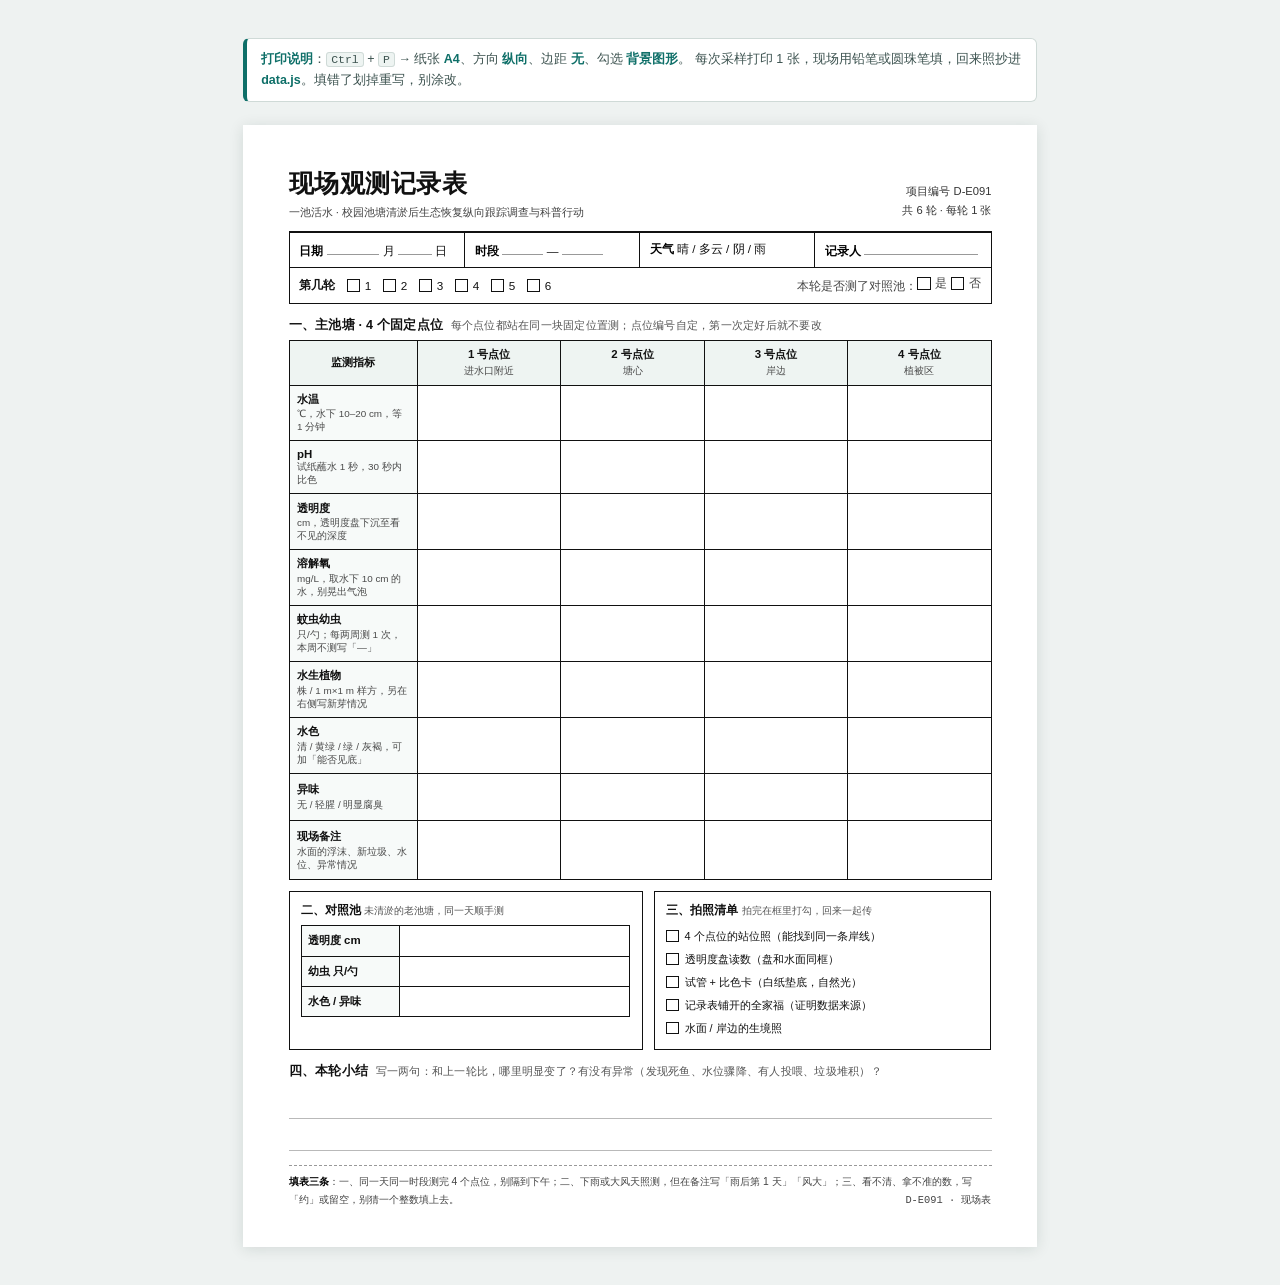
<file: field-sheet.html>
﻿<!DOCTYPE html>
<html lang="zh-CN">
<head>
<meta charset="utf-8">
<title>现场观测记录表 · 一池活水 D-E091</title>
<style>
  @page { size: A4 portrait; margin: 0; }

  * { box-sizing: border-box; }
  html, body { margin: 0; padding: 0; }
  body {
    background: #eef2f1;
    font-family: "Microsoft YaHei", "PingFang SC", "Source Han Sans SC", sans-serif;
    color: #111;
    -webkit-print-color-adjust: exact;
    print-color-adjust: exact;
  }

  .toolbar {
    max-width: 210mm; margin: 10mm auto 6mm; padding: 10px 14px;
    background: #fff; border: 1px solid #cfdad7; border-left: 4px solid #0e6f68;
    border-radius: 6px; font-size: 12.5px; line-height: 1.7; color: #3d5350;
  }
  .toolbar b { color: #0e6f68; }
  .toolbar kbd {
    font-family: Consolas, monospace; background: #eef4f2; border: 1px solid #cfdad7;
    border-radius: 3px; padding: 0 4px; font-size: 11.5px;
  }

  .sheet {
    width: 210mm; min-height: 297mm; background: #fff;
    margin: 0 auto 10mm; padding: 11mm 12mm 8mm;
    box-shadow: 0 2px 14px rgba(16, 38, 36, .12);
  }

  /* ---------------- 抬头 ---------------- */
  .hd { display: flex; justify-content: space-between; align-items: flex-end; border-bottom: 2px solid #111; padding-bottom: 3mm; }
  .hd h1 { margin: 0; font-size: 19pt; letter-spacing: .02em; }
  .hd .sub { font-size: 8.6pt; color: #444; margin-top: 1.2mm; }
  .hd .rt { text-align: right; font-size: 8.4pt; color: #333; line-height: 1.7; }

  /* ---------------- 基本信息 ---------------- */
  .meta {
    display: grid; grid-template-columns: repeat(4, 1fr); gap: 0;
    border: 1px solid #111; border-top: none;
  }
  .meta div { padding: 2.2mm 2.6mm; font-size: 8.8pt; border-right: 1px solid #111; }
  .meta div:last-child { border-right: none; }
  .meta b { font-weight: 600; color: #000; }
  .meta .blank { display: inline-block; border-bottom: 1px solid #999; min-width: 14mm; height: 3.4mm; }
  .meta .blank.w { min-width: 30mm; }

  .rounds { display: flex; gap: 3mm; align-items: center; font-size: 8.8pt; padding: 2.2mm 2.6mm; border: 1px solid #111; border-top: none; }
  .rounds .bx { display: inline-flex; align-items: center; gap: 1.2mm; }
  .rounds .bx i { display: inline-block; width: 3.6mm; height: 3.6mm; border: 1px solid #111; }

  /* ---------------- 主表 ---------------- */
  table { width: 100%; border-collapse: collapse; table-layout: fixed; }
  th, td { border: 1px solid #111; font-size: 8.6pt; }
  th { background: #eef4f2; font-weight: 600; padding: 1.8mm 1.4mm; text-align: center; }
  th .u { display: block; font-weight: 400; font-size: 7.4pt; color: #4a4a4a; margin-top: .6mm; }
  td.k { background: #f7faf9; padding: 1.6mm 2mm; font-weight: 600; }
  td.k .u { display: block; font-weight: 400; font-size: 7.4pt; color: #4a4a4a; margin-top: .5mm; }
  td.v { height: 12.4mm; }
  td.v.tall { height: 15.6mm; }

  .sec-title { font-size: 9.4pt; font-weight: 700; margin: 3.4mm 0 1.6mm; letter-spacing: .02em; }
  .sec-title span { font-weight: 400; font-size: 8pt; color: #555; margin-left: 2mm; }

  /* ---------------- 下方两栏 ---------------- */
  .cols { display: grid; grid-template-columns: 1.05fr 1fr; gap: 3mm; margin-top: 3mm; }
  .card { border: 1px solid #111; padding: 2.4mm 3mm; }
  .card h3 { margin: 0 0 1.8mm; font-size: 9pt; }
  .card h3 span { font-weight: 400; font-size: 7.6pt; color: #555; }
  .card table { font-size: 8.2pt; }
  .card td, .card th { padding: 1.4mm 1.6mm; }
  .card td.v { height: 8mm; }
  .chk { font-size: 8.2pt; line-height: 2.1; }
  .chk i { display: inline-block; width: 3.2mm; height: 3.2mm; border: 1px solid #111; vertical-align: -0.5mm; margin-right: 1.6mm; }

  /* ---------------- 页脚 ---------------- */
  .ruled { margin-top: 1.5mm; }
  .ruled div { border-bottom: 1px solid #b9b9b9; height: 8.6mm; }

  .ft { margin-top: 3.6mm; border-top: 1px dashed #999; padding-top: 2mm; font-size: 7.8pt; color: #444; line-height: 1.75; }
  .ft b { color: #000; }
  .ft .num { float: right; font-family: Consolas, monospace; white-space: nowrap; margin-left: 4mm; }

  @media print {
    body { background: #fff; }
    .toolbar { display: none; }
    .sheet { margin: 0; box-shadow: none; width: 210mm; min-height: 297mm; }
  }
</style>
</head>
<body>

<div class="toolbar">
  <b>打印说明</b>：<kbd>Ctrl</kbd> + <kbd>P</kbd> → 纸张 <b>A4</b>、方向 <b>纵向</b>、边距 <b>无</b>、勾选 <b>背景图形</b>。
  每次采样打印 1 张，现场用铅笔或圆珠笔填，回来照抄进 <b>data.js</b>。填错了划掉重写，别涂改。
</div>

<div class="sheet">

  <div class="hd">
    <div>
      <h1>现场观测记录表</h1>
      <div class="sub">一池活水 · 校园池塘清淤后生态恢复纵向跟踪调查与科普行动</div>
    </div>
    <div class="rt">
      项目编号 D-E091<br>
      共 6 轮 · 每轮 1 张
    </div>
  </div>

  <div class="meta">
    <div><b>日期</b> <span class="blank"></span> 月 <span class="blank" style="min-width:9mm"></span> 日</div>
    <div><b>时段</b> <span class="blank" style="min-width:11mm"></span> — <span class="blank" style="min-width:11mm"></span></div>
    <div><b>天气</b> 晴 / 多云 / 阴 / 雨</div>
    <div><b>记录人</b> <span class="blank w"></span></div>
  </div>

  <div class="rounds">
    <b>第几轮</b>
    <span class="bx"><i></i>1</span>
    <span class="bx"><i></i>2</span>
    <span class="bx"><i></i>3</span>
    <span class="bx"><i></i>4</span>
    <span class="bx"><i></i>5</span>
    <span class="bx"><i></i>6</span>
    <span style="margin-left:auto; color:#444">本轮是否测了对照池：<span class="bx"><i></i>是</span> <span class="bx"><i></i>否</span></span>
  </div>

  <div class="sec-title">一、主池塘 · 4 个固定点位<span>每个点位都站在同一块固定位置测；点位编号自定，第一次定好后就不要改</span></div>

  <table>
    <colgroup>
      <col style="width:34mm"><col><col><col><col>
    </colgroup>
    <thead>
      <tr>
        <th>监测指标</th>
        <th>1 号点位<span class="u">进水口附近</span></th>
        <th>2 号点位<span class="u">塘心</span></th>
        <th>3 号点位<span class="u">岸边</span></th>
        <th>4 号点位<span class="u">植被区</span></th>
      </tr>
    </thead>
    <tbody>
      <tr><td class="k">水温<span class="u">℃，水下 10–20 cm，等 1 分钟</span></td><td class="v"></td><td class="v"></td><td class="v"></td><td class="v"></td></tr>
      <tr><td class="k">pH<span class="u">试纸蘸水 1 秒，30 秒内比色</span></td><td class="v"></td><td class="v"></td><td class="v"></td><td class="v"></td></tr>
      <tr><td class="k">透明度<span class="u">cm，透明度盘下沉至看不见的深度</span></td><td class="v"></td><td class="v"></td><td class="v"></td><td class="v"></td></tr>
      <tr><td class="k">溶解氧<span class="u">mg/L，取水下 10 cm 的水，别晃出气泡</span></td><td class="v"></td><td class="v"></td><td class="v"></td><td class="v"></td></tr>
      <tr><td class="k">蚊虫幼虫<span class="u">只/勺；每两周测 1 次，本周不测写「—」</span></td><td class="v"></td><td class="v"></td><td class="v"></td><td class="v"></td></tr>
      <tr><td class="k">水生植物<span class="u">株 / 1 m×1 m 样方，另在右侧写新芽情况</span></td><td class="v"></td><td class="v"></td><td class="v"></td><td class="v"></td></tr>
      <tr><td class="k">水色<span class="u">清 / 黄绿 / 绿 / 灰褐，可加「能否见底」</span></td><td class="v"></td><td class="v"></td><td class="v"></td><td class="v"></td></tr>
      <tr><td class="k">异味<span class="u">无 / 轻腥 / 明显腐臭</span></td><td class="v"></td><td class="v"></td><td class="v"></td><td class="v"></td></tr>
      <tr><td class="k">现场备注<span class="u">水面的浮沫、新垃圾、水位、异常情况</span></td><td class="v tall"></td><td class="v tall"></td><td class="v tall"></td><td class="v tall"></td></tr>
    </tbody>
  </table>

  <div class="cols">
    <div class="card">
      <h3>二、对照池 <span>未清淤的老池塘，同一天顺手测</span></h3>
      <table>
        <tbody>
          <tr><td class="k" style="width:26mm">透明度 cm</td><td class="v"></td></tr>
          <tr><td class="k">幼虫 只/勺</td><td class="v"></td></tr>
          <tr><td class="k">水色 / 异味</td><td class="v"></td></tr>
        </tbody>
      </table>
    </div>

    <div class="card">
      <h3>三、拍照清单 <span>拍完在框里打勾，回来一起传</span></h3>
      <div class="chk">
        <i></i>4 个点位的站位照（能找到同一条岸线）<br>
        <i></i>透明度盘读数（盘和水面同框）<br>
        <i></i>试管 + 比色卡（白纸垫底，自然光）<br>
        <i></i>记录表铺开的全家福（证明数据来源）<br>
        <i></i>水面 / 岸边的生境照
      </div>
    </div>
  </div>

  <div class="sec-title">四、本轮小结<span>写一两句：和上一轮比，哪里明显变了？有没有异常（发现死鱼、水位骤降、有人投喂、垃圾堆积）？</span></div>
  <div class="ruled"><div></div><div></div></div>

  <div class="ft">
    <b>填表三条</b>：一、同一天同一时段测完 4 个点位，别隔到下午；二、下雨或大风天照测，但在备注写「雨后第 1 天」「风大」；三、看不清、拿不准的数，写「约」或留空，别猜一个整数填上去。
    <span class="num">D-E091 · 现场表</span>
  </div>

</div>

</body>
</html>
</file>
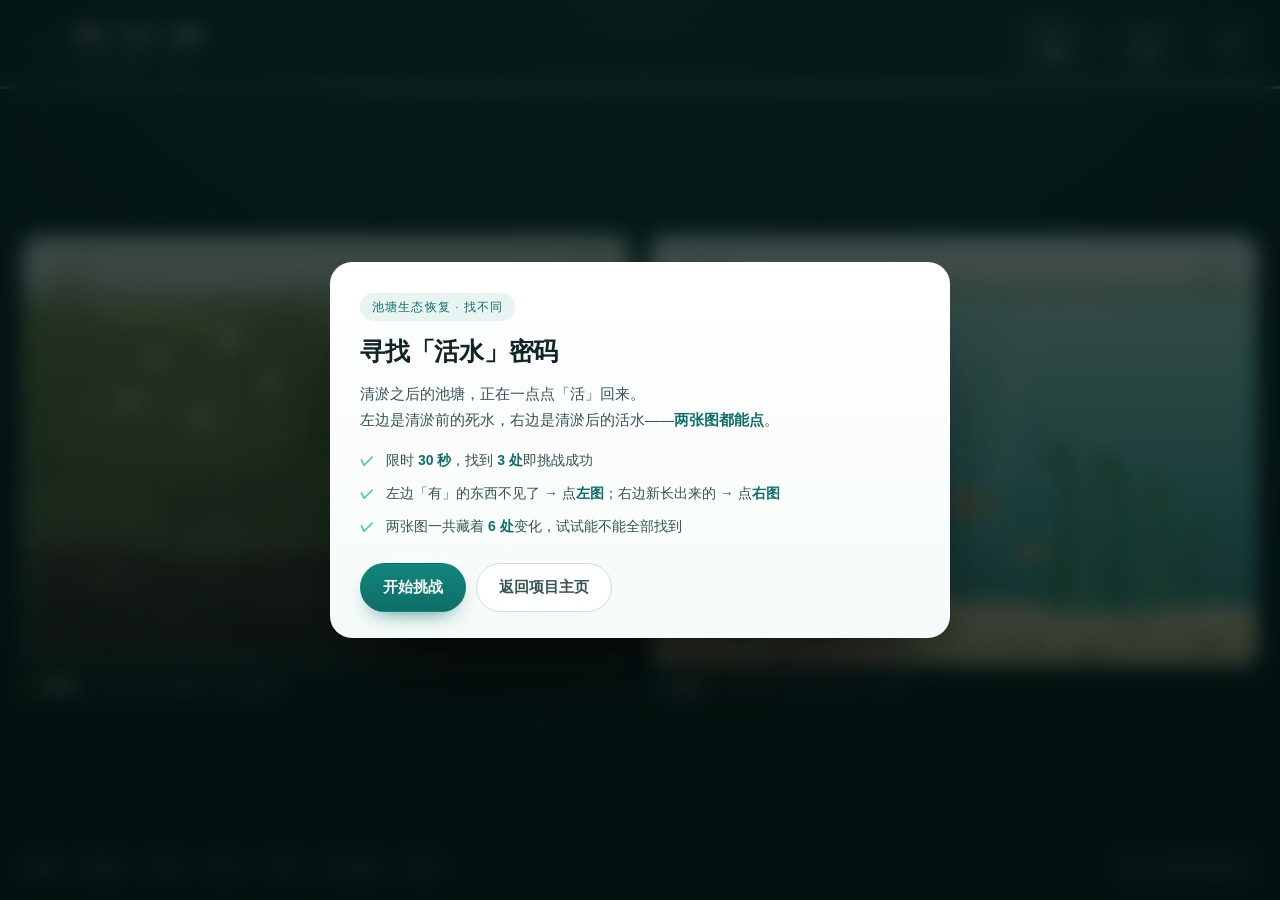
<file: game.html>
<!doctype html>
<html lang="zh-CN">
<head>
<meta charset="utf-8">
<meta name="viewport" content="width=device-width, initial-scale=1, viewport-fit=cover">
<title>寻找「活水」密码 · 池塘生态恢复找不同</title>
<link rel="stylesheet" href="assets/base.css">
<style>
  :root {
    --bg-deep: #0b2422;
    --ink-light: #eaf5f2;
    --ink-dim: #9fbdb8;
  }
  html, body { height: 100%; }
  body {
    background: radial-gradient(120% 90% at 50% 0%, #12403b 0%, #0a2422 55%, #061614 100%);
    background-attachment: fixed;
    color: var(--ink-light);
    overflow: hidden;
    -webkit-tap-highlight-color: transparent;
    user-select: none;
    -webkit-user-select: none;
    -webkit-text-size-adjust: 100%;
    text-size-adjust: 100%;
    /* 手机上连点两下会触发双击缩放，找不同正是连点的玩法，直接关掉 */
    touch-action: manipulation;
    overscroll-behavior: none;
  }

  .app {
    height: 100dvh;
    min-height: 100vh;
    display: grid;
    grid-template-rows: auto auto 1fr auto;
  }

  /* ---------------------------------------------------------- HUD */
  .hud {
    display: flex; align-items: center; gap: 16px;
    padding: 14px 22px 10px;
  }
  .hud__back {
    display: grid; place-items: center; width: 34px; height: 34px; flex: none;
    border-radius: 50%; border: 1px solid rgba(255, 255, 255, .16);
    color: var(--ink-dim); font-size: 15px; text-decoration: none;
    transition: background .16s, color .16s;
  }
  .hud__back:hover { background: rgba(255, 255, 255, .08); color: var(--ink-light); text-decoration: none; }
  .hud__title b { display: block; font-size: 16px; letter-spacing: .04em; }
  .hud__title span { display: block; font-size: 11.5px; color: var(--ink-dim); letter-spacing: .06em; }

  .hud__meters { margin-left: auto; display: flex; align-items: stretch; gap: 10px; }
  .meter {
    min-width: 88px; padding: 7px 14px; border-radius: 12px;
    background: rgba(255, 255, 255, .06);
    border: 1px solid rgba(255, 255, 255, .1);
    text-align: center;
  }
  .meter__label { font-size: 10.5px; color: var(--ink-dim); letter-spacing: .1em; }
  .meter__value {
    font-family: var(--font-num); font-size: 22px; font-weight: 700;
    line-height: 1.25; color: #7fe6d8; font-variant-numeric: tabular-nums;
  }
  .meter__value span { font-size: 13px; color: var(--ink-dim); font-weight: 500; }
  .meter.is-urgent .meter__value { color: #ff8f6b; animation: urgent 1s ease-in-out infinite; }
  @keyframes urgent { 50% { opacity: .45; } }

  .timebar { height: 3px; background: rgba(255, 255, 255, .08); }
  .timebar i {
    display: block; height: 100%; width: 100%;
    background: linear-gradient(90deg, #35c2b3, #7fe6d8);
    transition: width .12s linear, background .3s;
  }
  .timebar.is-urgent i { background: linear-gradient(90deg, #ff8f6b, #ffb38f); }

  .btn-mini {
    border: 1px solid rgba(255, 255, 255, .16); background: rgba(255, 255, 255, .05);
    color: var(--ink-dim); border-radius: 10px; padding: 8px 13px; font-size: 12.5px;
    font-family: inherit; cursor: pointer; transition: .16s; white-space: nowrap;
  }
  .btn-mini:hover { background: rgba(255, 255, 255, .12); color: var(--ink-light); }

  /* ---------------------------------------------------------- 舞台 */
  .stage {
    display: grid; grid-template-columns: 1fr 1fr; gap: 18px;
    padding: 12px 22px 6px; min-height: 0; overflow: auto;
    align-content: center;
  }
  .pane { display: flex; flex-direction: column; gap: 9px; min-width: 0; }
  .pane__frame {
    position: relative; width: 100%; aspect-ratio: 480 / 340;
    border-radius: 16px; overflow: hidden; background: #0a1e1c;
    box-shadow: 0 0 0 1px rgba(255, 255, 255, .1), 0 22px 50px -26px rgba(0, 0, 0, .9);
    transition: box-shadow .3s;
  }
  .pane__frame.is-live { cursor: crosshair; }
  .pane__frame.is-live::after {
    content: ""; position: absolute; inset: 0; border-radius: 16px; pointer-events: none;
    box-shadow: inset 0 0 0 2px rgba(53, 194, 179, .55), inset 0 0 32px -10px rgba(53, 194, 179, .5);
    animation: livePulse 3.2s ease-in-out infinite;
  }
  @keyframes livePulse { 50% { box-shadow: inset 0 0 0 2px rgba(53, 194, 179, .2), inset 0 0 32px -10px rgba(53, 194, 179, .1); } }
  .pane__frame.is-won::after {
    box-shadow: inset 0 0 0 3px rgba(255, 209, 102, .8), inset 0 0 40px -6px rgba(255, 209, 102, .45);
    animation: none;
  }
  .pane__frame.shake { animation: shake .3s; }
  @keyframes shake {
    25% { transform: translateX(-5px); } 50% { transform: translateX(5px); } 75% { transform: translateX(-3px); }
  }
  .pane__frame svg { display: block; width: 100%; height: 100%; }

  .pane__cap {
    display: flex; align-items: center; gap: 8px;
    font-size: 13px; color: var(--ink-dim); padding: 0 4px;
  }
  .pane__cap b { color: var(--ink-light); font-weight: 600; }
  .pane__cap .hint { color: #7fe6d8; }
  .dot { width: 8px; height: 8px; border-radius: 50%; flex: none; }
  .dot--dead { background: #9aa65f; box-shadow: 0 0 0 3px rgba(154, 166, 95, .18); }

  /* 命中区与标记 */
  .hit { cursor: crosshair; }
  .mark { opacity: 0; transform-box: fill-box; transform-origin: 50% 50%; pointer-events: none; }
  .mark.on { animation: markPop .42s cubic-bezier(.2, .9, .3, 1.25) forwards; }
  .mark.hint { opacity: .5; }
  @keyframes markPop {
    from { opacity: 0; transform: scale(.72); }
    to   { opacity: 1; transform: scale(1); }
  }
  .mark .ring {
    fill: none; stroke: #ffd166; stroke-width: 5; stroke-linecap: round;
    stroke-dasharray: 15 10;
    filter: drop-shadow(0 2px 7px rgba(0, 0, 0, .55));
    animation: dashSpin 14s linear infinite;
  }
  .mark.hint .ring { stroke: #ffffff; stroke-opacity: .7; }
  @keyframes dashSpin { to { stroke-dashoffset: -250; } }

  /* ---------------------------------------------------------- 收集栏 */
  .tray {
    display: flex; align-items: center; gap: 8px; flex-wrap: wrap;
    padding: 12px 22px 16px;
  }
  .tray__label { font-size: 11.5px; color: var(--ink-dim); letter-spacing: .1em; margin-right: 2px; }
  .slot {
    font-size: 12px; color: var(--ink-dim); border: 1px dashed rgba(255, 255, 255, .18);
    border-radius: 999px; padding: 5px 12px; transition: .25s; white-space: nowrap;
  }
  .slot.on {
    color: #06211f; background: linear-gradient(180deg, #a8f0e5, #6fd8ca);
    border: 1px solid transparent; font-weight: 600;
    box-shadow: 0 6px 16px -8px rgba(111, 216, 202, .9);
  }
  .tray__spacer { margin-left: auto; }

  /* ---------------------------------------------------------- 提示条 */
  .toast {
    position: fixed; left: 50%; bottom: 84px; transform: translate(-50%, 14px);
    max-width: min(660px, calc(100vw - 36px));
    background: rgba(12, 42, 39, .92); border: 1px solid rgba(127, 230, 216, .35);
    color: var(--ink-light); border-radius: 14px; padding: 12px 18px;
    font-size: 13.5px; line-height: 1.65; box-shadow: 0 24px 50px -24px rgba(0, 0, 0, .95);
    opacity: 0; pointer-events: none; transition: opacity .22s, transform .22s;
    backdrop-filter: blur(8px); z-index: 30;
  }
  .toast.show { opacity: 1; transform: translate(-50%, 0); }
  .toast b { color: #ffd166; }
  .toast.miss { border-color: rgba(255, 143, 107, .4); }
  .toast.miss b { color: #ffb38f; }

  /* ---------------------------------------------------------- 遮罩 / 卡片 */
  .veil {
    position: fixed; inset: 0; z-index: 60; display: grid; place-items: center;
    padding: 22px; background: rgba(4, 17, 16, .74);
    backdrop-filter: blur(10px); -webkit-backdrop-filter: blur(10px);
    opacity: 0; pointer-events: none; transition: opacity .26s;
  }
  .veil.on { opacity: 1; pointer-events: auto; }
  .sheet {
    width: min(620px, 100%); max-height: 90dvh; overflow: auto;
    background: linear-gradient(180deg, #ffffff, #f5fbf9);
    color: var(--ink); border-radius: 22px; padding: 30px 30px 26px;
    box-shadow: 0 50px 90px -40px rgba(0, 0, 0, .95);
    transform: translateY(12px) scale(.985); transition: transform .28s;
  }
  .veil.on .sheet { transform: none; }
  .sheet__badge {
    display: inline-block; font-size: 11.5px; letter-spacing: .1em; color: var(--teal);
    background: var(--teal-soft); border-radius: 999px; padding: 4px 12px;
  }
  .sheet h2 { font-size: 25px; margin: 14px 0 0; letter-spacing: -.01em; }
  .sheet__lead { margin-top: 12px; font-size: 14.5px; line-height: 1.8; color: var(--ink-2); }
  .sheet__rules { list-style: none; margin: 16px 0 0; padding: 0; display: grid; gap: 9px; }
  .sheet__rules li {
    position: relative; padding-left: 26px; font-size: 14px; color: var(--ink-2); line-height: 1.7;
  }
  .sheet__rules li::before {
    content: "✓"; position: absolute; left: 0; top: 0; color: var(--aqua); font-weight: 700;
  }
  .sheet b { color: var(--teal); }
  .sheet__actions { display: flex; gap: 10px; flex-wrap: wrap; margin-top: 24px; }
  .finding {
    list-style: none; margin: 18px 0 0; padding: 0; display: grid; gap: 8px;
  }
  .finding li {
    display: flex; gap: 10px; align-items: baseline; font-size: 13.5px;
    background: #f4faf8; border: 1px solid #dcece8; border-radius: 10px; padding: 9px 12px;
  }
  .finding .tag {
    flex: none; font-size: 11px; color: var(--teal); background: #fff;
    border: 1px solid #cfe6e1; border-radius: 6px; padding: 1px 7px; margin-top: 1px;
  }
  .finding .nm { font-weight: 600; color: var(--ink); }
  .finding .fc { color: var(--muted); font-size: 12.5px; }
  .science {
    margin-top: 18px; border-left: 3px solid var(--aqua); background: #f2faf8;
    padding: 13px 16px; border-radius: 0 10px 10px 0; font-size: 13.5px;
    line-height: 1.85; color: var(--ink-2);
  }

  /* ---------------------------------------------------------- 响应式 */
  /* 触屏：指针粗、没有悬停，hover 的位移和放大在手机上只会闪一下 */
  @media (hover: none) {
    .btn-mini:hover { background: rgba(255, 255, 255, .05); color: var(--ink-dim); }
    .hud__back:hover { background: none; color: var(--ink-dim); }
  }

  /* 平板 / 手机竖屏：两张图上下排。手机屏幕窄，并排每张只有 180px，
     圈选精度不够，所以宁可让玩家上下对照。 */
  @media (max-width: 880px) {
    body { overflow: auto; }
    .app {
      height: auto; min-height: 100dvh;
      padding-top: env(safe-area-inset-top);
      padding-bottom: env(safe-area-inset-bottom);
      padding-left: env(safe-area-inset-left);
      padding-right: env(safe-area-inset-right);
    }
    /* HUD 吸顶：计时和「已找到 x/3」在滚到第二张图时也得看得见 */
    .hud {
      position: sticky; top: 0; z-index: 25;
      padding: 12px 14px 8px; gap: 10px;
      background: rgba(10, 36, 34, .88);
      backdrop-filter: blur(10px); -webkit-backdrop-filter: blur(10px);
      border-bottom: 1px solid rgba(255, 255, 255, .07);
    }
    .timebar { position: sticky; top: 0; z-index: 26; }
    .hud__title span { display: none; }
    .hud__back { width: 40px; height: 40px; font-size: 17px; }
    .stage { grid-template-columns: 1fr; gap: 16px; padding: 12px 14px 4px; }
    .pane__frame { border-radius: 14px; }
    .tray { padding: 10px 14px 22px; }
    .toast { bottom: 96px; }
  }

  @media (max-width: 560px) {
    .hud__meters { gap: 8px; }
    .hud__meters .meter { min-width: 64px; padding: 6px 9px; border-radius: 10px; }
    .meter__label { font-size: 9.5px; letter-spacing: .06em; }
    .meter__value { font-size: 18px; }
    .hud__title b { font-size: 15px; }
    .pane__cap { font-size: 12px; }
    .slot { font-size: 11.5px; padding: 4px 10px; }
    .tray { gap: 6px; }
    .sheet { padding: 24px 20px 22px; border-radius: 18px; }
    .sheet h2 { font-size: 21px; }
    .sheet__lead { font-size: 13.5px; }
    .sheet__actions .btn { flex: 1 1 auto; text-align: center; }
    .toast { bottom: 84px; font-size: 13px; padding: 10px 15px; }
  }

  /* 手机横屏：高度很矮，回到并排，压掉说明文字，保证两张图同屏 */
  @media (max-height: 520px) and (min-width: 561px) {
    .app { height: 100dvh; }
    .hud { padding: 6px 12px 4px; }
    .hud__title span { display: none; }
    .stage { grid-template-columns: 1fr 1fr; gap: 10px; padding: 6px 12px 2px; }
    .pane__cap { display: none; }
    .pane { gap: 0; }
    .tray { padding: 6px 12px 8px; }
    .tray__label { display: none; }
    .slot { font-size: 11px; padding: 3px 9px; }
    .toast { bottom: 56px; }
  }
  @media (prefers-reduced-motion: reduce) {
    .mark.on { animation: none; opacity: 1; }
    .mark .ring, .pane__frame.is-live::after { animation: none; }
  }
</style>
</head>
<body>

<div class="app">
  <header class="hud">
    <a class="hud__back" href="index.html" title="返回项目主页">←</a>
    <div class="hud__title">
      <b>寻找「活水」密码</b>
      <span>池塘生态恢复 · 找不同</span>
    </div>
    <div class="hud__meters">
      <div class="meter" id="meterTime">
        <div class="meter__label">剩余时间</div>
        <div class="meter__value" id="timeLeft">30</div>
      </div>
      <div class="meter">
        <div class="meter__label">已找到</div>
        <div class="meter__value" id="foundCount">0<span>/3</span></div>
      </div>
      <button class="btn-mini" id="btnRestart" type="button">重来</button>
    </div>
  </header>

  <div class="timebar" id="timebar"><i></i></div>

  <main class="stage">
    <section class="pane">
      <div class="pane__frame is-live" id="sceneBefore"></div>
      <p class="pane__cap"><span class="dot dot--dead"></span><b>清淤前</b>· 死水池塘
        <span class="hint">这里有的，右边还在吗？</span></p>
    </section>
    <section class="pane">
      <div class="pane__frame is-live" id="sceneAfter"></div>
      <p class="pane__cap"><span class="dot dot--live" style="background:#35c2b3;box-shadow:0 0 0 3px rgba(53,194,179,.22)"></span>
        <b>清淤后</b>· 活水池塘 <span class="hint">这里多出来的，圈出来</span></p>
    </section>
  </main>

  <footer class="tray" id="tray">
    <span class="tray__label">已解锁</span>
    <span class="slot" data-slot="clear">透明度</span>
    <span class="slot" data-slot="scum">浮沫</span>
    <span class="slot" data-slot="larva">幼虫</span>
    <span class="slot" data-slot="fish">小鱼</span>
    <span class="slot" data-slot="plant">水生植物</span>
    <span class="slot" data-slot="sediment">底泥</span>
    <span class="tray__spacer"></span>
    <span class="slot" style="border-style:solid;pointer-events:none" id="scoreHint">找满 3 处即挑战成功</span>
  </footer>
</div>

<div class="toast" id="toast"></div>

<div class="veil on" id="veil">
  <div class="sheet" id="sheet"></div>
</div>

<script src="assets/pond.js"></script>
<script>
(function () {
  'use strict';

  /* ================================================================
     差异点定义
     mark = 找到后画圈的位置（SVG 视图坐标系 480×340）
     hit  = 点击命中区域；数组顺序即层级，越靠后越优先
     ================================================================ */
  var NEED = 3;
  var LIMIT = 30;

  /* side = 该变化「看得见」的那张图：
     before —— 左边有、右边没了（消失型，点在左图）
     after  —— 左边没有、右边多了（新增型，点在右图） */
  var DIFFS = [
    {
      key: 'clear', side: 'after', tag: '透明度', name: '水体变清了',
      mark: { t: 'e', cx: 168, cy: 164, rx: 96, ry: 52 },
      hit:  { x: 100, y: 128, w: 206, h: 118 },
      fact: '水色由浑绿转为清亮，悬浮物沉降、光线能透进水下——这就是「透明度」指标的直观表现。'
    },
    {
      key: 'scum', side: 'before', tag: '有机负荷', name: '水面浮沫与藻膜消失了',
      mark: { t: 'r', x: 34, y: 47, w: 412, h: 23, rx: 11 },
      hit:  { x: 22, y: 37, w: 436, h: 37 },
      fact: '水面不再有浮沫和藻膜，说明有机质与氮磷负荷下降，富营养化的压力减轻了。'
    },
    {
      key: 'larva', side: 'before', tag: '幼虫密度', name: '蚊虫幼虫大量减少',
      mark: { t: 'e', cx: 140, cy: 114, rx: 76, ry: 42 },
      hit:  { x: 56, y: 74, w: 172, h: 82 },
      fact: '「幼虫勺捞法」是项目的重点监测方法——幼虫密度是池塘有没有重新变成蚊虫滋生地的直接证据。'
    },
    {
      key: 'fish', side: 'after', tag: '溶解氧', name: '小鱼等水生动物回来了',
      mark: { t: 'e', cx: 258, cy: 216, rx: 62, ry: 44 },
      hit:  { x: 200, y: 180, w: 112, h: 78 },
      fact: '水里重新出现鱼和水生昆虫，说明溶解氧（DO）与食物链条件在恢复，生物多样性开始回升。'
    },
    {
      key: 'plant', side: 'after', tag: '植物成活率', name: '沉水植物着床、抽新芽',
      mark: { t: 'e', cx: 384, cy: 212, rx: 74, ry: 72 },
      hit:  { x: 312, y: 146, w: 150, h: 136 },
      fact: '水生植物成活率是核心生态指标：植物吸收营养盐、稳固底质，是自净能力重建的关键一环。'
    },
    {
      key: 'sediment', side: 'before', tag: '内源污染', name: '底泥变薄、底质改善了',
      mark: { t: 'r', x: 30, y: 290, w: 268, h: 38, rx: 16 },
      hit:  { x: 22, y: 282, w: 282, h: 52 },
      fact: '物理清淤带走了富集营养盐的底泥，抑制内源污染释放——这就是「清淤是生态恢复的基础窗口」的意思。'
    }
  ];

  var NS = 'http://www.w3.org/2000/svg';

  var el = {
    before:  document.getElementById('sceneBefore'),
    after:   document.getElementById('sceneAfter'),
    timeLeft: document.getElementById('timeLeft'),
    meterTime: document.getElementById('meterTime'),
    timebar: document.getElementById('timebar'),
    foundCount: document.getElementById('foundCount'),
    toast:   document.getElementById('toast'),
    veil:    document.getElementById('veil'),
    sheet:   document.getElementById('sheet'),
    tray:    document.getElementById('tray'),
    scoreHint: document.getElementById('scoreHint')
  };

  var state = {
    running: false,
    free: false,
    found: [],
    remain: LIMIT,
    endAt: 0,
    clock: null,
    toastTimer: null,
    startedAt: 0
  };

  /* -------------------------------------------------------------- 建场景 */
  var sceneSvg = {
    before: PondScene.render(el.before, 'before'),
    after:  PondScene.render(el.after,  'after')
  };
  var paneFrame = { before: el.before, after: el.after };

  DIFFS.forEach(function (d) {
    var g = document.createElementNS(NS, 'g');
    g.setAttribute('class', 'mark');
    g.setAttribute('data-mark', d.key);

    var ring;
    if (d.mark.t === 'r') {
      ring = document.createElementNS(NS, 'rect');
      ring.setAttribute('x', d.mark.x);
      ring.setAttribute('y', d.mark.y);
      ring.setAttribute('width', d.mark.w);
      ring.setAttribute('height', d.mark.h);
      ring.setAttribute('rx', d.mark.rx);
    } else {
      ring = document.createElementNS(NS, 'ellipse');
      ring.setAttribute('cx', d.mark.cx);
      ring.setAttribute('cy', d.mark.cy);
      ring.setAttribute('rx', d.mark.rx);
      ring.setAttribute('ry', d.mark.ry);
    }
    ring.setAttribute('class', 'ring');
    g.appendChild(ring);
    sceneSvg[d.side].appendChild(g);      // 标记在下
  });

  DIFFS.forEach(function (d) {            // 命中区在上（后添加 = 优先）
    var r = document.createElementNS(NS, 'rect');
    r.setAttribute('x', d.hit.x);
    r.setAttribute('y', d.hit.y);
    r.setAttribute('width', d.hit.w);
    r.setAttribute('height', d.hit.h);
    r.setAttribute('fill', '#ffffff');
    r.setAttribute('fill-opacity', '0.001');
    r.setAttribute('pointer-events', 'all');
    r.setAttribute('class', 'hit');
    r.setAttribute('data-diff', d.key);
    sceneSvg[d.side].appendChild(r);
  });

  var markEls = {};
  ['before', 'after'].forEach(function (side) {
    Array.prototype.forEach.call(sceneSvg[side].querySelectorAll('[data-mark]'), function (n) {
      markEls[n.getAttribute('data-mark')] = n;
    });
  });

  /* -------------------------------------------------------------- 工具 */
  function diffByKey(k) {
    for (var i = 0; i < DIFFS.length; i++) { if (DIFFS[i].key === k) { return DIFFS[i]; } }
    return null;
  }

  function toast(html, kind, ms) {
    el.toast.innerHTML = html;
    el.toast.className = 'toast show' + (kind === 'miss' ? ' miss' : '');
    clearTimeout(state.toastTimer);
    state.toastTimer = setTimeout(function () {
      el.toast.className = 'toast' + (kind === 'miss' ? ' miss' : '');
    }, ms || 4200);
  }

  function paintTime() {
    var s = Math.ceil(state.remain);
    el.timeLeft.textContent = s < 0 ? 0 : s;
    var pct = Math.max(0, Math.min(1, state.remain / LIMIT));
    el.timebar.firstElementChild.style.width = (pct * 100) + '%';
    var urgent = state.remain <= 10 && state.running;
    el.meterTime.classList.toggle('is-urgent', urgent);
    el.timebar.classList.toggle('is-urgent', urgent);
  }

  function paintCount() {
    var n = state.found.length;
    el.foundCount.innerHTML = n + '<span>/' + NEED + '</span>';
    el.scoreHint.textContent = n >= NEED
      ? (n >= DIFFS.length ? '全部找到 6 / 6' : '已成功！还能继续找齐 6 处')
      : '还差 ' + (NEED - n) + ' 处即可挑战成功';
  }

  function paintSlots() {
    Array.prototype.forEach.call(el.tray.querySelectorAll('.slot[data-slot]'), function (s) {
      s.classList.toggle('on', state.found.indexOf(s.getAttribute('data-slot')) !== -1);
    });
  }

  /* -------------------------------------------------------------- 时钟 */
  function startClock() {
    state.endAt = performance.now() + state.remain * 1000;
    stopClock();
    state.clock = setInterval(function () {
      state.remain = Math.max(0, (state.endAt - performance.now()) / 1000);
      paintTime();
      if (state.remain <= 0) { stopClock(); onTimeUp(); }
    }, 60);
  }
  function stopClock() {
    if (state.clock) { clearInterval(state.clock); state.clock = null; }
  }

  /* -------------------------------------------------------------- 流程 */
  function reset() {
    stopClock();
    state.running = false;
    state.free = false;
    state.found = [];
    state.remain = LIMIT;
    state.startedAt = 0;
    Object.keys(markEls).forEach(function (k) {
      markEls[k].setAttribute('class', 'mark');
    });
    el.after.classList.remove('is-won');
    el.before.classList.remove('is-won');
    el.foundCount.innerHTML = '0<span>/' + NEED + '</span>';
    el.timeLeft.textContent = LIMIT;
    el.timebar.firstElementChild.style.width = '100%';
    el.timebar.classList.remove('is-urgent');
    el.meterTime.classList.remove('is-urgent');
    el.toast.className = 'toast';
    paintSlots();
    paintCount();
  }

  function start() {
    reset();
    state.running = true;
    state.startedAt = performance.now();
    el.veil.classList.remove('on');
    paintTime();
    startClock();
  }

  function onHit(key) {
    if (!state.running) { return; }
    var d = diffByKey(key);
    if (!d) { return; }

    if (state.found.indexOf(key) !== -1) {
      toast('这一处已经圈出来啦，再看看别的地方～', 'miss', 1600);
      return;
    }

    state.found.push(key);
    var m = markEls[key];
    if (m) { m.setAttribute('class', 'mark on'); }
    paintSlots();
    paintCount();

    toast('✓ <b>' + d.name + '</b> · ' + d.fact);

    if (!state.free && state.found.length >= NEED) { onSuccess(); }
    else if (state.free && state.found.length >= DIFFS.length) { onAllFound(); }
  }

  function onMiss(side) {
    if (!state.running) { return; }
    var f = paneFrame[side] || el.after;
    f.classList.remove('shake');
    void f.offsetWidth;
    f.classList.add('shake');
    toast('这里还看不出来变化 —— 左右对比一下水色、水面和水底。', 'miss', 2200);
  }

  function elapsed() {
    return state.startedAt ? ((performance.now() - state.startedAt) / 1000) : 0;
  }

  function findingsHTML(list) {
    return '<ul class="finding">' + list.map(function (k) {
      var d = diffByKey(k);
      return '<li><span class="tag">' + d.tag + '</span>' +
             '<span><span class="nm">' + d.name + '</span><br>' +
             '<span class="fc">' + d.fact + '</span></span></li>';
    }).join('') + '</ul>';
  }

  function onSuccess() {
    stopClock();
    state.running = false;
    el.after.classList.add('is-won');
    el.before.classList.add('is-won');
    var t = elapsed().toFixed(1);

    el.sheet.innerHTML = '' +
      '<span class="sheet__badge">挑战成功</span>' +
      '<h2>🎉 找到了！这池水是真「活」了</h2>' +
      '<p class="sheet__lead">你用了 <b>' + t + ' 秒</b>找到 ' + state.found.length +
        ' 处变化。它们正好对应项目里的三个关键指标：</p>' +
      findingsHTML(state.found) +
      '<div class="science"><b>水变清 = 透明度提升；水草长出来 = 水生植物成活；没有幼虫 = 幼虫密度下降。</b><br>' +
        '这三件事同时发生，才说明水体的<b>自净能力</b>在重建——而不只是「看起来干净了」。</div>' +
      '<div class="sheet__actions">' +
        (state.found.length < DIFFS.length
          ? '<button class="btn btn--primary" id="btnAll" type="button">继续找出全部 ' + DIFFS.length + ' 处</button>'
          : '') +
        '<button class="btn btn--ghost" id="btnAgain" type="button">再来一局</button>' +
        '<a class="btn btn--ghost" href="index.html">看项目主页</a>' +
      '</div>';

    el.veil.classList.add('on');
    bindSheetButtons();
  }

  function onAllFound() {
    stopClock();
    state.running = false;
    el.after.classList.add('is-won');
    el.before.classList.add('is-won');

    el.sheet.innerHTML = '' +
      '<span class="sheet__badge">全部找到</span>' +
      '<h2>6 / 6 —— 你比大多数同学都细心</h2>' +
      '<p class="sheet__lead">这 6 处变化，正好覆盖了项目 7 项监测指标的观察角度：</p>' +
      findingsHTML(state.found) +
      '<div class="science">清淤之后的池塘先「变清」，再「变活」。<br>' +
        '透明度和溶解氧回答「水干净了吗」，水生植物和幼虫密度回答「生态回来了吗」——' +
        '两条都成立，才叫<b>一池活水</b>。</div>' +
      '<div class="sheet__actions">' +
        '<button class="btn btn--primary" id="btnAgain" type="button">再来一局</button>' +
        '<a class="btn btn--ghost" href="index.html">看项目主页</a>' +
      '</div>';

    el.veil.classList.add('on');
    bindSheetButtons();
  }

  function onTimeUp() {
    state.running = false;
    var got = state.found.length;
    var left = NEED - got;

    el.sheet.innerHTML = '' +
      '<span class="sheet__badge">时间到</span>' +
      '<h2>差一点点！</h2>' +
      '<p class="sheet__lead">你找到了 <b>' + got + ' 处</b>，还差 <b>' + left +
        ' 处</b>就能解锁科普。提示：先看<b>水色</b>，再看<b>水面</b>和<b>水底</b>。</p>' +
      (got ? findingsHTML(state.found) : '') +
      '<div class="sheet__actions">' +
        '<button class="btn btn--primary" id="btnHint" type="button">帮我圈出漏掉的</button>' +
        '<button class="btn btn--ghost" id="btnAgain" type="button">再来一次</button>' +
        '<a class="btn btn--ghost" href="index.html">先看看项目主页</a>' +
      '</div>';

    el.veil.classList.add('on');
    bindSheetButtons();
  }

  function bindSheetButtons() {
    var again = document.getElementById('btnAgain');
    if (again) { again.onclick = start; }

    var all = document.getElementById('btnAll');
    if (all) {
      all.onclick = function () {
        el.veil.classList.remove('on');
        state.free = true;
        state.running = true;
        state.remain = 0;
        el.timeLeft.textContent = '∞';
        el.timebar.firstElementChild.style.width = '100%';
        el.timebar.classList.remove('is-urgent');
        el.meterTime.classList.remove('is-urgent');
        paintCount();
        toast('自由探索模式：把剩下的 ' + (DIFFS.length - state.found.length) + ' 处也找出来吧！', null, 3600);
      };
    }

    var hint = document.getElementById('btnHint');
    if (hint) {
      hint.onclick = function () {
        DIFFS.forEach(function (d) {
          if (state.found.indexOf(d.key) === -1) {
            markEls[d.key].setAttribute('class', 'mark hint');
          }
        });
        el.veil.classList.remove('on');
        toast('白色的虚线圈就是漏掉的变化位置，看清了再来一局～', null, 4000);
      };
    }
  }

  /* -------------------------------------------------------------- 交互 */
  function bindPane(side) {
    var host = paneFrame[side];
    host.addEventListener('click', function (e) {
      var node = e.target;
      while (node && node !== host) {
        if (node.getAttribute && node.getAttribute('data-diff')) {
          onHit(node.getAttribute('data-diff'));
          return;
        }
        node = node.parentNode;
      }
      onMiss(side);
    });
  }
  bindPane('before');
  bindPane('after');

  document.getElementById('btnRestart').addEventListener('click', function () {
    reset();
    showIntro();
  });

  function showIntro() {
    el.sheet.innerHTML = '' +
      '<span class="sheet__badge">池塘生态恢复 · 找不同</span>' +
      '<h2>寻找「活水」密码</h2>' +
      '<p class="sheet__lead">清淤之后的池塘，正在一点点「活」回来。<br>' +
        '左边是清淤前的死水，右边是清淤后的活水——<b>两张图都能点</b>。</p>' +
      '<ul class="sheet__rules">' +
        '<li>限时 <b>30 秒</b>，找到 <b>3 处</b>即挑战成功</li>' +
        '<li>左边「有」的东西不见了 → 点<b>左图</b>；右边新长出来的 → 点<b>右图</b></li>' +
        '<li>两张图一共藏着 <b>6 处</b>变化，试试能不能全部找到</li>' +
      '</ul>' +
      '<div class="sheet__actions">' +
        '<button class="btn btn--primary" id="btnStart" type="button">开始挑战</button>' +
        '<a class="btn btn--ghost" href="index.html">返回项目主页</a>' +
      '</div>';

    el.veil.classList.add('on');
    document.getElementById('btnStart').onclick = start;
  }

  reset();
  showIntro();
}());
</script>
</body>
</html>
</file>
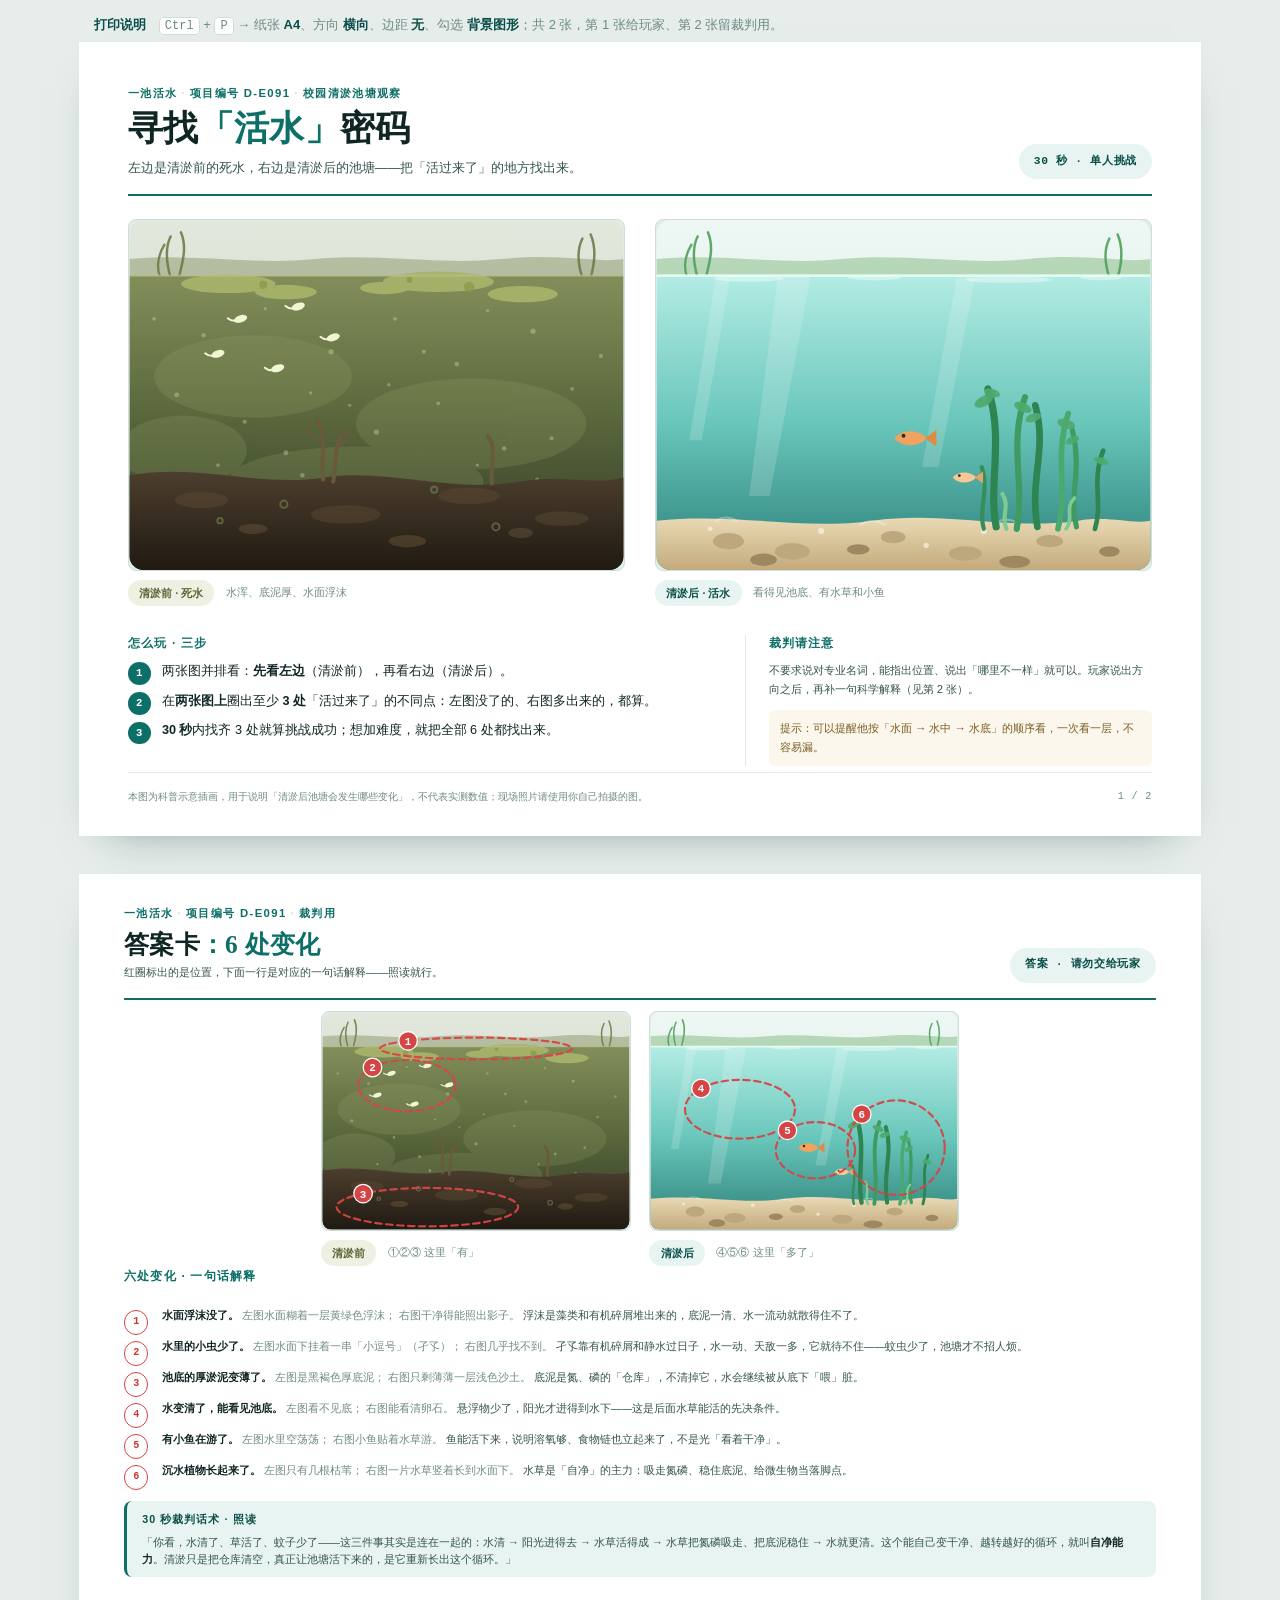
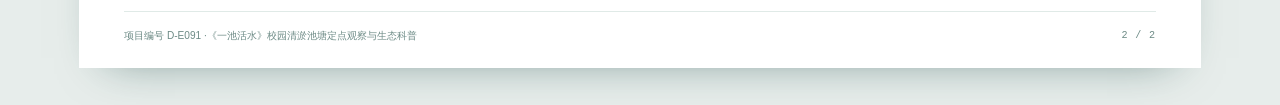
<file: print-a4.html>
<!DOCTYPE html>
<html lang="zh-CN">
<head>
<meta charset="utf-8">
<meta name="viewport" content="width=device-width, initial-scale=1">
<title>摆摊游戏 · A4 打印版（含答案）｜一池活水 D-E091</title>
<link rel="stylesheet" href="assets/base.css">
<style>
  /* ---------- 页面/纸张 ---------- */
  @page { size: A4 landscape; margin: 0; }

  body {
    margin: 0;
    background: #e7edeb;
    color: var(--ink);
    font-family: var(--font-sans);
  }

  .toolbar {
    max-width: 297mm;
    margin: 0 auto;
    padding: 14px 4mm 6px;
    font-size: 13px;
    color: var(--muted);
    line-height: 1.7;
  }
  .toolbar b { color: var(--teal-deep); }
  .toolbar kbd {
    font-family: var(--font-num);
    font-size: 12px;
    padding: 1px 5px;
    border: 1px solid var(--line-2);
    border-radius: 4px;
    background: #fff;
  }

  .sheet {
    position: relative;
    width: 297mm;
    height: 210mm;
    padding: 11mm 13mm 8mm;
    margin: 0 auto 10mm;
    background: #fff;
    box-shadow: 0 18px 44px -28px rgba(10, 60, 55, .55);
    display: flex;
    flex-direction: column;
    overflow: hidden;
  }

  /* ---------- 页眉 ---------- */
  .sheet__head {
    display: flex;
    align-items: flex-end;
    justify-content: space-between;
    gap: 8mm;
    padding-bottom: 4mm;
    border-bottom: 2px solid var(--teal);
  }
  .kicker {
    font-size: 8.5pt;
    letter-spacing: .12em;
    color: var(--teal);
    font-weight: 600;
    margin-bottom: 1.5mm;
  }
  .kicker .dot { color: var(--line-2); margin: 0 4px; }
  h1 {
    font-family: var(--font-serif);
    font-size: 26pt;
    line-height: 1.15;
    letter-spacing: .01em;
    margin: 0;
  }
  h1 .quote { color: var(--teal); }
  .head__right { text-align: right; flex: none; }
  .badge-time {
    display: inline-block;
    font-family: var(--font-num);
    font-size: 8.5pt;
    letter-spacing: .06em;
    padding: 2mm 4mm;
    border-radius: 999px;
    background: var(--teal-soft);
    color: var(--teal-deep);
    font-weight: 600;
  }
  .head__sub {
    font-size: 9.5pt;
    color: var(--ink-2);
    margin-top: 2mm;
  }

  /* ---------- 两幅图 ---------- */
  .figrow {
    display: grid;
    grid-template-columns: 1fr 1fr;
    gap: 8mm;
    margin-top: 6mm;
  }
  .figrow--sm {
    grid-template-columns: 90mm 90mm;
    justify-content: center;
    gap: 6mm;
    margin-top: 4mm;
  }
  .fig { margin: 0; }
  .fig__art {
    position: relative;
    width: 100%;
    aspect-ratio: 480 / 340;
    border-radius: 8px;
    overflow: hidden;
    background: #dfeee9;
    border: 1px solid var(--line-2);
  }
  .fig__art svg { display: block; position: absolute; inset: 0; width: 100%; height: 100%; }
  .fig figcaption {
    display: flex;
    align-items: center;
    gap: 3mm;
    margin-top: 2.5mm;
    font-size: 8.5pt;
    color: var(--muted);
  }
  .tag {
    flex: none;
    font-size: 8pt;
    font-weight: 600;
    padding: 1mm 3mm;
    border-radius: 999px;
  }
  .tag--dead { background: #eef0e2; color: #5c6335; }
  .tag--live { background: var(--teal-soft); color: var(--teal-deep); }

  /* ---------- 答案圈 ---------- */
  .rings {
    position: absolute;
    inset: 0;
    pointer-events: none;
  }
  .rings svg { width: 100%; height: 100%; display: block; }

  /* ---------- 规则 ---------- */
  .rules {
    display: grid;
    grid-template-columns: 1.45fr 1fr;
    gap: 7mm;
    margin-top: auto;
    padding-top: 6mm;
  }
  .rules h2, .side h2, .answers-h {
    font-size: 9pt;
    letter-spacing: .1em;
    color: var(--teal);
    margin: 0 0 2.5mm;
    font-weight: 700;
  }
  ol.steps { margin: 0; padding: 0; list-style: none; counter-reset: s; }
  ol.steps li {
    counter-increment: s;
    position: relative;
    padding-left: 9mm;
    margin-bottom: 2.5mm;
    font-size: 9.5pt;
    line-height: 1.6;
  }
  ol.steps li::before {
    content: counter(s);
    position: absolute;
    left: 0;
    top: .4mm;
    width: 6mm;
    height: 6mm;
    border-radius: 50%;
    background: var(--teal);
    color: #fff;
    font-family: var(--font-num);
    font-size: 8pt;
    font-weight: 700;
    display: flex;
    align-items: center;
    justify-content: center;
  }
  .side {
    border-left: 1px solid var(--line);
    padding-left: 6mm;
    font-size: 8.5pt;
    color: var(--ink-2);
    line-height: 1.65;
  }
  .side .hint {
    display: block;
    margin-top: 3mm;
    padding: 2.5mm 3mm;
    background: #fbf7ec;
    border-radius: 6px;
    color: #7a5a20;
  }

  /* ---------- 答案列表 ---------- */
  .answers {
    margin: 4mm 0 0;
    padding: 0;
    list-style: none;
    display: grid;
    gap: 1.5mm;
  }
  .answers li {
    display: grid;
    grid-template-columns: 7mm 1fr;
    align-items: start;
    gap: 3mm;
    font-size: 8.3pt;
    line-height: 1.5;
  }
  .ans__no {
    width: 6.4mm;
    height: 6.4mm;
    border-radius: 50%;
    border: 1.4px solid #d64545;
    color: #c33;
    font-family: var(--font-num);
    font-size: 7.6pt;
    font-weight: 700;
    display: flex;
    align-items: center;
    justify-content: center;
    margin-top: .6mm;
  }
  .answers b { color: var(--ink); }
  .answers .dir { color: var(--muted); }
  .answers .why { color: var(--ink-2); }

  /* ---------- 页脚 ---------- */
  .sheet__foot {
    display: flex;
    justify-content: space-between;
    align-items: center;
    gap: 6mm;
    margin-top: auto;
    padding-top: 4mm;
    border-top: 1px solid var(--line);
    font-size: 7.6pt;
    color: var(--muted);
  }
  .sheet__foot .num { font-family: var(--font-num); letter-spacing: .08em; }

  /* ---------- 话术块 ---------- */
  .script {
    margin-top: 3.5mm;
    padding: 3mm 4.5mm;
    background: var(--teal-soft);
    border-radius: 8px;
    border-left: 3px solid var(--teal);
  }
  .script .label {
    font-size: 8pt;
    letter-spacing: .1em;
    color: var(--teal-deep);
    font-weight: 700;
    margin-bottom: 1.5mm;
  }
  .script p { margin: 0; font-size: 8.6pt; line-height: 1.65; color: var(--ink-2); }

  /* ---------- 第 2 张专属：更紧的密度 ---------- */
  .sheet--ans { padding: 8mm 12mm 6mm; }
  .sheet--ans h1 { font-size: 19pt; }
  .sheet--ans .head__sub { font-size: 8.4pt; margin-top: 1.2mm; }
  .sheet--ans .figrow--sm {
    grid-template-columns: 82mm 82mm;
    gap: 5mm;
    margin-top: 3mm;
  }
  .sheet--ans .answers { margin-top: 3mm; gap: 1.2mm; }
  .sheet--ans .answers li { font-size: 8pt; line-height: 1.45; }
  .sheet--ans .script { margin-top: 3mm; padding: 2.4mm 4mm; }
  .sheet--ans .script p { font-size: 8.2pt; line-height: 1.55; }

  /* ---------- 打印 ---------- */
  @media print {
    body { background: #fff; }
    .toolbar { display: none !important; }
    .sheet {
      margin: 0;
      box-shadow: none;
      break-after: page;
      page-break-after: always;
    }
    .sheet:last-of-type { break-after: auto; page-break-after: auto; }
  }
</style>
</head>
<body>

<div class="toolbar">
  <b>打印说明</b>　<kbd>Ctrl</kbd> + <kbd>P</kbd> → 纸张 <b>A4</b>、方向 <b>横向</b>、边距 <b>无</b>、勾选 <b>背景图形</b>；共 2 张，第 1 张给玩家、第 2 张留裁判用。
</div>

<!-- ============ 第 1 张：题面 ============ -->
<section class="sheet">
  <header class="sheet__head">
    <div>
      <div class="kicker">一池活水<span class="dot">·</span>项目编号 D-E091<span class="dot">·</span>校园清淤池塘观察</div>
      <h1>寻找<span class="quote">「活水」</span>密码</h1>
      <div class="head__sub">左边是清淤前的死水，右边是清淤后的池塘——把「活过来了」的地方找出来。</div>
    </div>
    <div class="head__right">
      <span class="badge-time">30 秒 · 单人挑战</span>
    </div>
  </header>

  <div class="figrow">
    <figure class="fig">
      <div class="fig__art" id="p1-before"></div>
      <figcaption><span class="tag tag--dead">清淤前 · 死水</span>水浑、底泥厚、水面浮沫</figcaption>
    </figure>
    <figure class="fig">
      <div class="fig__art" id="p1-after"></div>
      <figcaption><span class="tag tag--live">清淤后 · 活水</span>看得见池底、有水草和小鱼</figcaption>
    </figure>
  </div>

  <div class="rules">
    <div>
      <h2>怎么玩 · 三步</h2>
      <ol class="steps">
        <li>两张图并排看：<b>先看左边</b>（清淤前），再看右边（清淤后）。</li>
        <li>在<b>两张图上</b>圈出至少 <b>3 处</b>「活过来了」的不同点：左图没了的、右图多出来的，都算。</li>
        <li><b>30 秒</b>内找齐 3 处就算挑战成功；想加难度，就把全部 6 处都找出来。</li>
      </ol>
    </div>
    <div class="side">
      <h2>裁判请注意</h2>
      不要求说对专业名词，能指出位置、说出「哪里不一样」就可以。玩家说出方向之后，再补一句科学解释（见第 2 张）。
      <span class="hint">提示：可以提醒他按「水面 → 水中 → 水底」的顺序看，一次看一层，不容易漏。</span>
    </div>
  </div>

  <footer class="sheet__foot">
    <span>本图为科普示意插画，用于说明「清淤后池塘会发生哪些变化」，不代表实测数值；现场照片请使用你自己拍摄的图。</span>
    <span class="num">1 / 2</span>
  </footer>
</section>

<!-- ============ 第 2 张：答案卡 ============ -->
<section class="sheet sheet--ans">
  <header class="sheet__head">
    <div>
      <div class="kicker">一池活水<span class="dot">·</span>项目编号 D-E091<span class="dot">·</span>裁判用</div>
      <h1>答案卡<span class="quote">：6 处变化</span></h1>
      <div class="head__sub">红圈标出的是位置，下面一行是对应的一句话解释——照读就行。</div>
    </div>
    <div class="head__right">
      <span class="badge-time">答案 · 请勿交给玩家</span>
    </div>
  </header>

  <div class="figrow figrow--sm">
    <figure class="fig">
      <div class="fig__art" id="p2-before"></div>
      <figcaption><span class="tag tag--dead">清淤前</span>①②③ 这里「有」</figcaption>
    </figure>
    <figure class="fig">
      <div class="fig__art" id="p2-after"></div>
      <figcaption><span class="tag tag--live">清淤后</span>④⑤⑥ 这里「多了」</figcaption>
    </figure>
  </div>

  <div class="answers-h">六处变化 · 一句话解释</div>
  <ol class="answers">
    <li><span class="ans__no">1</span><div><b>水面浮沫没了。</b> <span class="dir">左图水面糊着一层黄绿色浮沫；</span> <span class="dir">右图干净得能照出影子。</span> <span class="why">浮沫是藻类和有机碎屑堆出来的，底泥一清、水一流动就散得住不了。</span></div></li>
    <li><span class="ans__no">2</span><div><b>水里的小虫少了。</b> <span class="dir">左图水面下挂着一串「小逗号」（孑孓）；</span> <span class="dir">右图几乎找不到。</span> <span class="why">孑孓靠有机碎屑和静水过日子，水一动、天敌一多，它就待不住——蚊虫少了，池塘才不招人烦。</span></div></li>
    <li><span class="ans__no">3</span><div><b>池底的厚淤泥变薄了。</b> <span class="dir">左图是黑褐色厚底泥；</span> <span class="dir">右图只剩薄薄一层浅色沙土。</span> <span class="why">底泥是氮、磷的「仓库」，不清掉它，水会继续被从底下「喂」脏。</span></div></li>
    <li><span class="ans__no">4</span><div><b>水变清了，能看见池底。</b> <span class="dir">左图看不见底；</span> <span class="dir">右图能看清卵石。</span> <span class="why">悬浮物少了，阳光才进得到水下——这是后面水草能活的先决条件。</span></div></li>
    <li><span class="ans__no">5</span><div><b>有小鱼在游了。</b> <span class="dir">左图水里空荡荡；</span> <span class="dir">右图小鱼贴着水草游。</span> <span class="why">鱼能活下来，说明溶氧够、食物链也立起来了，不是光「看着干净」。</span></div></li>
    <li><span class="ans__no">6</span><div><b>沉水植物长起来了。</b> <span class="dir">左图只有几根枯苇；</span> <span class="dir">右图一片水草竖着长到水面下。</span> <span class="why">水草是「自净」的主力：吸走氮磷、稳住底泥、给微生物当落脚点。</span></div></li>
  </ol>

  <div class="script">
    <div class="label">30 秒裁判话术 · 照读</div>
    <p>「你看，水清了、草活了、蚊子少了——这三件事其实是连在一起的：水清 → 阳光进得去 → 水草活得成 → 水草把氮磷吸走、把底泥稳住 → 水就更清。这个能自己变干净、越转越好的循环，就叫<strong>自净能力</strong>。清淤只是把仓库清空，真正让池塘活下来的，是它重新长出这个循环。」</p>
  </div>

  <footer class="sheet__foot">
    <span>项目编号 D-E091 ·《一池活水》校园清淤池塘定点观察与生态科普</span>
    <span class="num">2 / 2</span>
  </footer>
</section>

<script src="assets/pond.js"></script>
<script>
(function () {
  'use strict';

  /* 插画 */
  PondScene.render(document.getElementById('p1-before'), 'before');
  PondScene.render(document.getElementById('p1-after'), 'after');
  PondScene.render(document.getElementById('p2-before'), 'before');
  PondScene.render(document.getElementById('p2-after'), 'after');

  /* 答案圈：坐标与 use scene 的 viewBox(0 0 480 340) 一致 */
  var RINGS = {
    before: [
      { n: 1, cx: 240, cy: 57,  rx: 150, ry: 17 },
      { n: 2, cx: 132, cy: 115, rx: 76,  ry: 40 },
      { n: 3, cx: 164, cy: 305, rx: 142, ry: 30 }
    ],
    after: [
      { n: 4, cx: 140, cy: 152, rx: 86, ry: 46 },
      { n: 5, cx: 258, cy: 216, rx: 62,  ry: 44 },
      { n: 6, cx: 384, cy: 212, rx: 76,  ry: 74 }
    ]
  };

  function ringSvg(list) {
    var parts = [
      '<svg viewBox="0 0 480 340" preserveAspectRatio="xMidYMid meet"',
      ' xmlns="http://www.w3.org/2000/svg" aria-hidden="true">'
    ];
    list.forEach(function (r) {
      parts.push(
        '<ellipse cx="' + r.cx + '" cy="' + r.cy + '" rx="' + r.rx + '" ry="' + r.ry + '"',
        ' fill="none" stroke="#d64545" stroke-width="3.4" stroke-dasharray="10 7"',
        ' stroke-linecap="round" opacity=".95"/>'
      );
      var bx = r.cx - r.rx * 0.707;
      var by = r.cy - r.ry * 0.707;
      parts.push(
        '<circle cx="' + bx.toFixed(1) + '" cy="' + by.toFixed(1) + '" r="14.5"',
        ' fill="#d64545" stroke="#ffffff" stroke-width="2"/>',
        '<text x="' + bx.toFixed(1) + '" y="' + (by + 6.3).toFixed(1) + '"',
        ' text-anchor="middle" font-family="Consolas, Menlo, monospace"',
        ' font-size="17" font-weight="700" fill="#ffffff">' + r.n + '</text>'
      );
    });
    parts.push('</svg>');
    return parts.join('');
  }

  function addRings(hostId, list) {
    var host = document.getElementById(hostId);
    if (!host) { return; }
    var box = document.createElement('div');
    box.className = 'rings';
    box.innerHTML = ringSvg(list);
    host.appendChild(box);
  }

  addRings('p2-before', RINGS.before);
  addRings('p2-after', RINGS.after);
})();
</script>
</body>
</html>
</file>
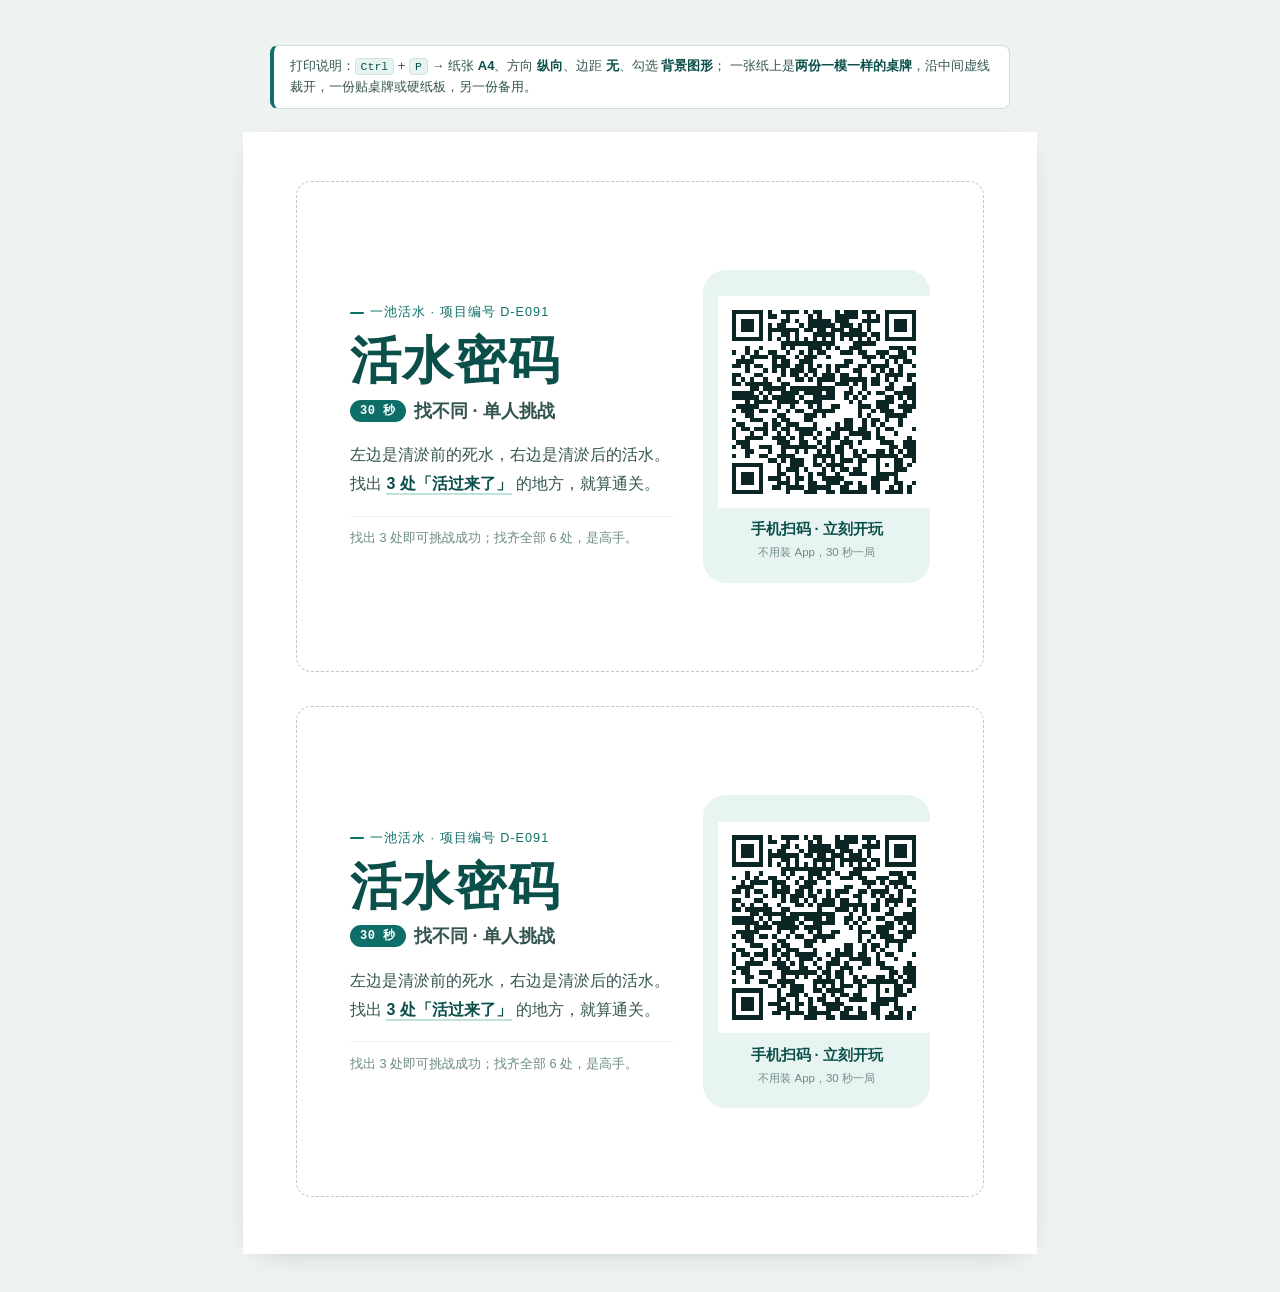
<file: qr-card.html>
<!DOCTYPE html>
<html lang="zh-CN">
<head>
<meta charset="UTF-8">
<meta name="viewport" content="width=device-width, initial-scale=1">
<title>摆摊桌牌 · 活水密码（A4 两份）· 一池活水 D-E091</title>
<style>
  :root{
    --ink:#102624; --ink2:#33544f; --muted:#6d8b86;
    --teal:#0e6f68; --teal-deep:#0a4f4a; --teal-soft:#e8f4f1;
    --line:#cfded9;
    --font-sans:-apple-system,BlinkMacSystemFont,"Segoe UI","PingFang SC",
                "Hiragino Sans GB","Microsoft YaHei","Noto Sans SC",sans-serif;
    --font-serif:"Songti SC","STSong","Source Han Serif SC","Noto Serif SC",
                 Georgia,"Times New Roman",serif;
    --font-num:"SF Mono","JetBrains Mono","Cascadia Mono",Consolas,monospace;
  }
  *{ box-sizing:border-box; }
  html,body{ margin:0; padding:0; }
  body{
    background:#eef2f1; color:var(--ink);
    font-family:var(--font-sans); -webkit-print-color-adjust:exact; print-color-adjust:exact;
  }

  /* 屏幕上才显示的打印说明 */
  .toolbar{
    max-width:196mm; margin:12mm auto 6mm; padding:10px 16px;
    background:#fff; border:1px solid var(--line); border-left:4px solid var(--teal);
    border-radius:8px; font-size:13px; line-height:1.6; color:var(--ink2);
  }
  .toolbar b{ color:var(--teal-deep); }
  .toolbar kbd{
    font-family:var(--font-num); font-size:11.5px; background:var(--teal-soft);
    border:1px solid #cfe3df; border-radius:4px; padding:1px 5px; color:var(--teal-deep);
  }

  /* A4 一张，里面两份一样的卡，中间虚线裁开 */
  .sheet{
    width:210mm; min-height:297mm; margin:0 auto 10mm; background:#fff;
    padding:13mm 14mm; display:flex; flex-direction:column; align-items:center; gap:9mm;
    box-shadow:0 6px 28px -18px rgba(10,60,55,.45);
  }

  .card{
    width:182mm; height:130mm; flex:0 0 auto;
    border:1px dashed #b9c9c5; border-radius:4mm;
    padding:12mm 14mm;
    display:grid; grid-template-columns:1fr 60mm; gap:8mm; align-items:center;
    background:#fff;
  }

  .kicker{
    font-size:9.5pt; letter-spacing:.08em; color:var(--teal);
    display:flex; align-items:center; gap:6px; margin-bottom:3.5mm;
  }
  .kicker::before{ content:""; width:14px; height:2px; background:var(--teal); border-radius:2px; }

  h1{
    font-family:var(--font-serif); font-size:38pt; font-weight:700;
    letter-spacing:.03em; margin:0 0 2.5mm; line-height:1.08; color:var(--teal-deep);
  }
  .sub{
    font-size:13.5pt; font-weight:600; color:var(--ink2); margin-bottom:5mm;
    display:flex; align-items:center; gap:8px; flex-wrap:wrap;
  }
  .sub .badge{
    font-family:var(--font-num); font-size:9pt; font-weight:600; letter-spacing:.04em;
    color:#fff; background:var(--teal); border-radius:999px; padding:2.5px 10px;
  }
  .rule{
    font-size:12pt; line-height:1.8; color:var(--ink2); margin:0 0 4.5mm;
  }
  .rule b{ color:var(--teal-deep); border-bottom:2px solid #bfe3dc; padding-bottom:1px; }
  .tip{
    font-size:9.5pt; line-height:1.6; color:var(--muted);
    border-top:1px solid #eaf1ef; padding-top:3mm;
  }

  .qr{
    text-align:center;
    background:var(--teal-soft);
    border-radius:6mm;
    padding:7mm 4mm 6mm;
  }
  .qr img{
    width:56mm; height:56mm; display:block; margin:0 auto 3mm;
    image-rendering:pixelated;
  }
  .qr .scan{
    font-size:11pt; font-weight:600; color:var(--teal-deep); line-height:1.4;
  }
  .qr .scan small{
    display:block; font-size:8.6pt; font-weight:400; color:var(--muted); margin-top:1.2mm;
  }

  @page{ size:A4 portrait; margin:0; }
  @media print{
    body{ background:#fff; }
    .toolbar{ display:none; }
    .sheet{
      margin:0; box-shadow:none; width:210mm; min-height:297mm;
      break-after:page;
    }
    .card{ break-inside:avoid; }
  }
</style>
</head>
<body>

<div class="toolbar">
  打印说明：<kbd>Ctrl</kbd> + <kbd>P</kbd> → 纸张 <b>A4</b>、方向 <b>纵向</b>、边距 <b>无</b>、勾选 <b>背景图形</b>；
  一张纸上是<b>两份一模一样的桌牌</b>，沿中间虚线裁开，一份贴桌牌或硬纸板，另一份备用。
</div>

<div class="sheet">

  <!-- 桌牌 1 -->
  <section class="card">
    <div class="txt">
      <div class="kicker">一池活水 · 项目编号 D-E091</div>
      <h1>活水密码</h1>
      <div class="sub">
        <span class="badge">30 秒</span> 找不同 · 单人挑战
      </div>
      <p class="rule">
        左边是清淤前的死水，右边是清淤后的活水。<br>
        找出 <b>3 处「活过来了」</b> 的地方，就算通关。
      </p>
      <div class="tip">找出 3 处即可挑战成功；找齐全部 6 处，是高手。</div>
    </div>
    <div class="qr">
      <img src="assets/qr-game.png" alt="扫码开始玩：活水密码 找不同">
      <div class="scan">手机扫码 · 立刻开玩<small>不用装 App，30 秒一局</small></div>
    </div>
  </section>

  <!-- 桌牌 2（与上面完全一样，裁开后用） -->
  <section class="card">
    <div class="txt">
      <div class="kicker">一池活水 · 项目编号 D-E091</div>
      <h1>活水密码</h1>
      <div class="sub">
        <span class="badge">30 秒</span> 找不同 · 单人挑战
      </div>
      <p class="rule">
        左边是清淤前的死水，右边是清淤后的活水。<br>
        找出 <b>3 处「活过来了」</b> 的地方，就算通关。
      </p>
      <div class="tip">找出 3 处即可挑战成功；找齐全部 6 处，是高手。</div>
    </div>
    <div class="qr">
      <img src="assets/qr-game.png" alt="扫码开始玩：活水密码 找不同">
      <div class="scan">手机扫码 · 立刻开玩<small>不用装 App，30 秒一局</small></div>
    </div>
  </section>

</div>

</body>
</html>
</file>
<file: assets/base.css>
/* ==========================================================================
   一池活水 · 共享样式（设计变量 / 版式 / 组件 / 池塘插画动效）
   ========================================================================== */

:root {
  --ink:        #102624;
  --ink-2:      #33544f;
  --muted:      #6d8b86;
  --line:       #e0eae7;
  --line-2:     #cfded9;

  --teal:       #0e6f68;
  --teal-deep:  #0a4f4a;
  --teal-soft:  #e8f4f1;
  --aqua:       #35c2b3;
  --sand:       #d8c69f;
  --warn:       #b4632a;

  --bg:         #f7faf8;
  --surface:    #ffffff;

  --r-sm: 10px;
  --r-md: 14px;
  --r-lg: 20px;

  --shadow-sm: 0 1px 2px rgba(16, 60, 55, .05);
  --shadow-md: 0 1px 2px rgba(16, 60, 55, .05), 0 16px 32px -24px rgba(16, 60, 55, .45);
  --shadow-lg: 0 24px 60px -32px rgba(10, 60, 55, .5);

  --font-sans: -apple-system, BlinkMacSystemFont, "Segoe UI", "PingFang SC",
               "Hiragino Sans GB", "Microsoft YaHei", "Noto Sans SC", "Source Han Sans SC", sans-serif;
  --font-serif: "Songti SC", "STSong", "Source Han Serif SC", "Noto Serif SC",
                Georgia, "Times New Roman", serif;
  --font-num: "SF Mono", "JetBrains Mono", "Cascadia Mono", Consolas, monospace;
}

* { box-sizing: border-box; }

html { -webkit-text-size-adjust: 100%; }

body {
  margin: 0;
  font-family: var(--font-sans);
  color: var(--ink);
  background-color: var(--bg);
  background-image:
    radial-gradient(900px 480px at 50% -8%, #e9f5f2 0%, rgba(233, 245, 242, 0) 70%),
    radial-gradient(700px 420px at 100% 100%, #eef6f2 0%, rgba(238, 246, 242, 0) 70%);
  background-attachment: fixed;
  line-height: 1.75;
  font-size: 16px;
  -webkit-font-smoothing: antialiased;
}

h1, h2, h3, h4 { margin: 0; font-weight: 600; line-height: 1.35; letter-spacing: -.01em; }
p { margin: 0; }
a { color: var(--teal); text-decoration: none; }
a:hover { text-decoration: underline; }

.wrap { width: 100%; max-width: 1080px; margin: 0 auto; padding: 0 24px; }
.wrap--narrow { max-width: 860px; }

/* ---------------------------------------------------------------- 顶部导航 */
.site-nav {
  position: sticky; top: 0; z-index: 40;
  background: rgba(247, 250, 248, .82);
  backdrop-filter: saturate(150%) blur(12px);
  -webkit-backdrop-filter: saturate(150%) blur(12px);
  border-bottom: 1px solid var(--line);
}
.site-nav__in {
  display: flex; align-items: center; gap: 20px;
  height: 58px;
}
.brand { display: flex; align-items: center; gap: 9px; font-weight: 700; letter-spacing: .02em; }
.brand svg { flex: none; }
.brand small {
  font-family: var(--font-num); font-size: 11px; font-weight: 500;
  color: var(--muted); letter-spacing: .06em;
  border-left: 1px solid var(--line-2); padding-left: 9px; margin-left: 2px;
}
.nav-links { margin-left: auto; display: flex; gap: 4px; flex-wrap: wrap; }
.nav-links a {
  color: var(--ink-2); font-size: 13.5px; padding: 6px 11px; border-radius: 999px;
  transition: background .16s, color .16s;
}
.nav-links a:hover { background: var(--teal-soft); color: var(--teal); text-decoration: none; }

/* ---------------------------------------------------------------- 区块骨架 */
.section { padding: 64px 0; border-top: 1px solid var(--line); }
.section:first-of-type { border-top: 0; }

.sec-head { display: flex; gap: 16px; align-items: flex-start; margin-bottom: 30px; }
.sec-no {
  font-family: var(--font-num); font-size: 12px; font-weight: 600;
  color: var(--aqua); letter-spacing: .12em; padding-top: 9px; flex: none;
}
.sec-head h2 { font-size: 27px; letter-spacing: -.02em; }
.sec-sub { color: var(--muted); font-size: 14.5px; margin-top: 6px; }

.lead { font-size: 17px; line-height: 1.9; color: var(--ink-2); }
.lead strong, p strong { color: var(--ink); font-weight: 600; }

/* ---------------------------------------------------------------- 组件 */
.card {
  background: var(--surface); border: 1px solid var(--line); border-radius: var(--r-md);
  padding: 22px; box-shadow: var(--shadow-sm);
}
.card h3 { font-size: 16px; margin-bottom: 8px; }
.card h3 .ico { margin-right: 7px; }

.grid { display: grid; gap: 14px; }
.grid--2 { grid-template-columns: repeat(2, minmax(0, 1fr)); }
.grid--3 { grid-template-columns: repeat(3, minmax(0, 1fr)); }
.grid--4 { grid-template-columns: repeat(4, minmax(0, 1fr)); }

.chip {
  display: inline-flex; align-items: center; gap: 6px;
  background: var(--teal-soft); color: var(--teal);
  border-radius: 999px; padding: 4px 12px;
  font-size: 12.5px; font-weight: 500; white-space: nowrap;
}
.chip--line { background: transparent; border: 1px solid var(--line-2); color: var(--ink-2); }
.chip--sand { background: #f6efdd; color: #8a6d2f; }

.btn {
  display: inline-flex; align-items: center; justify-content: center; gap: 8px;
  border: 1px solid transparent; border-radius: 999px;
  padding: 11px 22px; font-size: 14.5px; font-weight: 600; font-family: inherit;
  cursor: pointer; text-decoration: none; transition: transform .12s, box-shadow .16s, background .16s;
  white-space: nowrap;
}
.btn:hover { text-decoration: none; }
.btn:active { transform: translateY(1px); }
.btn--primary {
  background: linear-gradient(180deg, #12857c, var(--teal)); color: #fff;
  box-shadow: 0 10px 22px -12px rgba(14, 111, 104, .9);
}
.btn--primary:hover { background: linear-gradient(180deg, #14968b, #0c625c); }
.btn--ghost { background: #fff; border-color: var(--line-2); color: var(--ink-2); }
.btn--ghost:hover { border-color: var(--teal); color: var(--teal); }

.callout {
  border-left: 3px solid var(--aqua);
  background: linear-gradient(90deg, rgba(53, 194, 179, .09), rgba(53, 194, 179, 0));
  border-radius: 0 var(--r-sm) var(--r-sm) 0;
  padding: 14px 18px; font-size: 14.5px; color: var(--ink-2);
}
.callout b { color: var(--teal); }

.note {
  font-size: 12.5px; line-height: 1.7; color: var(--muted);
}
.footnote {
  margin-top: 14px; font-size: 12.5px; line-height: 1.75; color: var(--muted);
  border-top: 1px dashed var(--line-2); padding-top: 12px;
}

/* ---------------------------------------------------------------- 数据表 */
.table-wrap {
  border: 1px solid var(--line); border-radius: var(--r-md); overflow: auto;
  background: #fff; box-shadow: var(--shadow-sm);
}
table.data { width: 100%; border-collapse: collapse; font-size: 14.5px; min-width: 620px; }
table.data th, table.data td { text-align: left; padding: 14px 16px; vertical-align: top; }
table.data thead th {
  background: #f1f7f5; color: var(--ink-2); font-weight: 600; font-size: 13px;
  letter-spacing: .02em; border-bottom: 1px solid var(--line-2); white-space: nowrap;
}
table.data tbody tr + tr td { border-top: 1px solid var(--line); }
table.data tbody th {
  font-weight: 600; color: var(--ink); white-space: nowrap;
  border-right: 1px solid var(--line); width: 1%; background: #fbfdfc;
}
table.data td { color: var(--ink-2); }
table.data tbody tr:hover td, table.data tbody tr:hover th { background: #f8fcfa; }

/* ---------------------------------------------------------------- 池塘插画 */
.pond-frame {
  position: relative; border-radius: var(--r-md); overflow: hidden;
  aspect-ratio: 480 / 340; background: #0d2b29;
  box-shadow: inset 0 0 0 1px rgba(255, 255, 255, .06), var(--shadow-md);
  isolation: isolate;
}
.pond-scene { display: block; width: 100%; height: 100%; }

.pond-figure { display: flex; flex-direction: column; gap: 10px; }
.pond-cap {
  display: flex; align-items: center; gap: 8px;
  font-size: 13px; color: var(--muted); letter-spacing: .01em;
}
.pond-cap b { color: var(--ink-2); font-weight: 600; }
.dot { width: 8px; height: 8px; border-radius: 50%; flex: none; }
.dot--dead { background: #9aa65f; box-shadow: 0 0 0 3px rgba(154, 166, 95, .2); }
.dot--live { background: var(--aqua); box-shadow: 0 0 0 3px rgba(53, 194, 179, .22); }

/* 插画微动效 */
.larva {
  transform-box: fill-box; transform-origin: 50% 50%;
  animation: pond-wiggle 2.4s ease-in-out infinite;
}
@keyframes pond-wiggle {
  0%, 100% { transform: rotate(-9deg) translateY(0); }
  50%      { transform: rotate(11deg) translateY(-1.5px); }
}
.fish {
  transform-box: fill-box; transform-origin: 50% 50%;
  animation: pond-swim 7s ease-in-out infinite;
}
@keyframes pond-swim {
  0%, 100% { transform: translate(0, 0); }
  35%      { transform: translate(13px, -5px); }
  70%      { transform: translate(-7px, 4px); }
}

@media (prefers-reduced-motion: reduce) {
  .larva, .fish { animation: none; }
}

/* ---------------------------------------------------------------- 页脚 */
.site-foot {
  border-top: 1px solid var(--line); padding: 34px 0 44px;
  color: var(--muted); font-size: 13px;
}
.site-foot .wrap { display: flex; gap: 16px; flex-wrap: wrap; justify-content: space-between; }

/* ---------------------------------------------------------------- 响应式 */
@media (max-width: 900px) {
  .grid--4 { grid-template-columns: repeat(2, minmax(0, 1fr)); }
  .grid--3 { grid-template-columns: repeat(2, minmax(0, 1fr)); }
}
@media (max-width: 680px) {
  body { font-size: 15px; }
  .section { padding: 46px 0; }
  .sec-head h2 { font-size: 23px; }
  .grid--2, .grid--3, .grid--4 { grid-template-columns: minmax(0, 1fr); }
  .nav-links { display: none; }
  .wrap { padding: 0 18px; }
}

/* ---------------------------------------------------------------- 打印 */
@media print {
  body { background: #fff; }
  .site-nav, .no-print { display: none !important; }
  .section { border-top: 0; padding: 18px 0; }
  .card, .table-wrap { box-shadow: none; }
  .larva, .fish { animation: none !important; }
}
</file>
